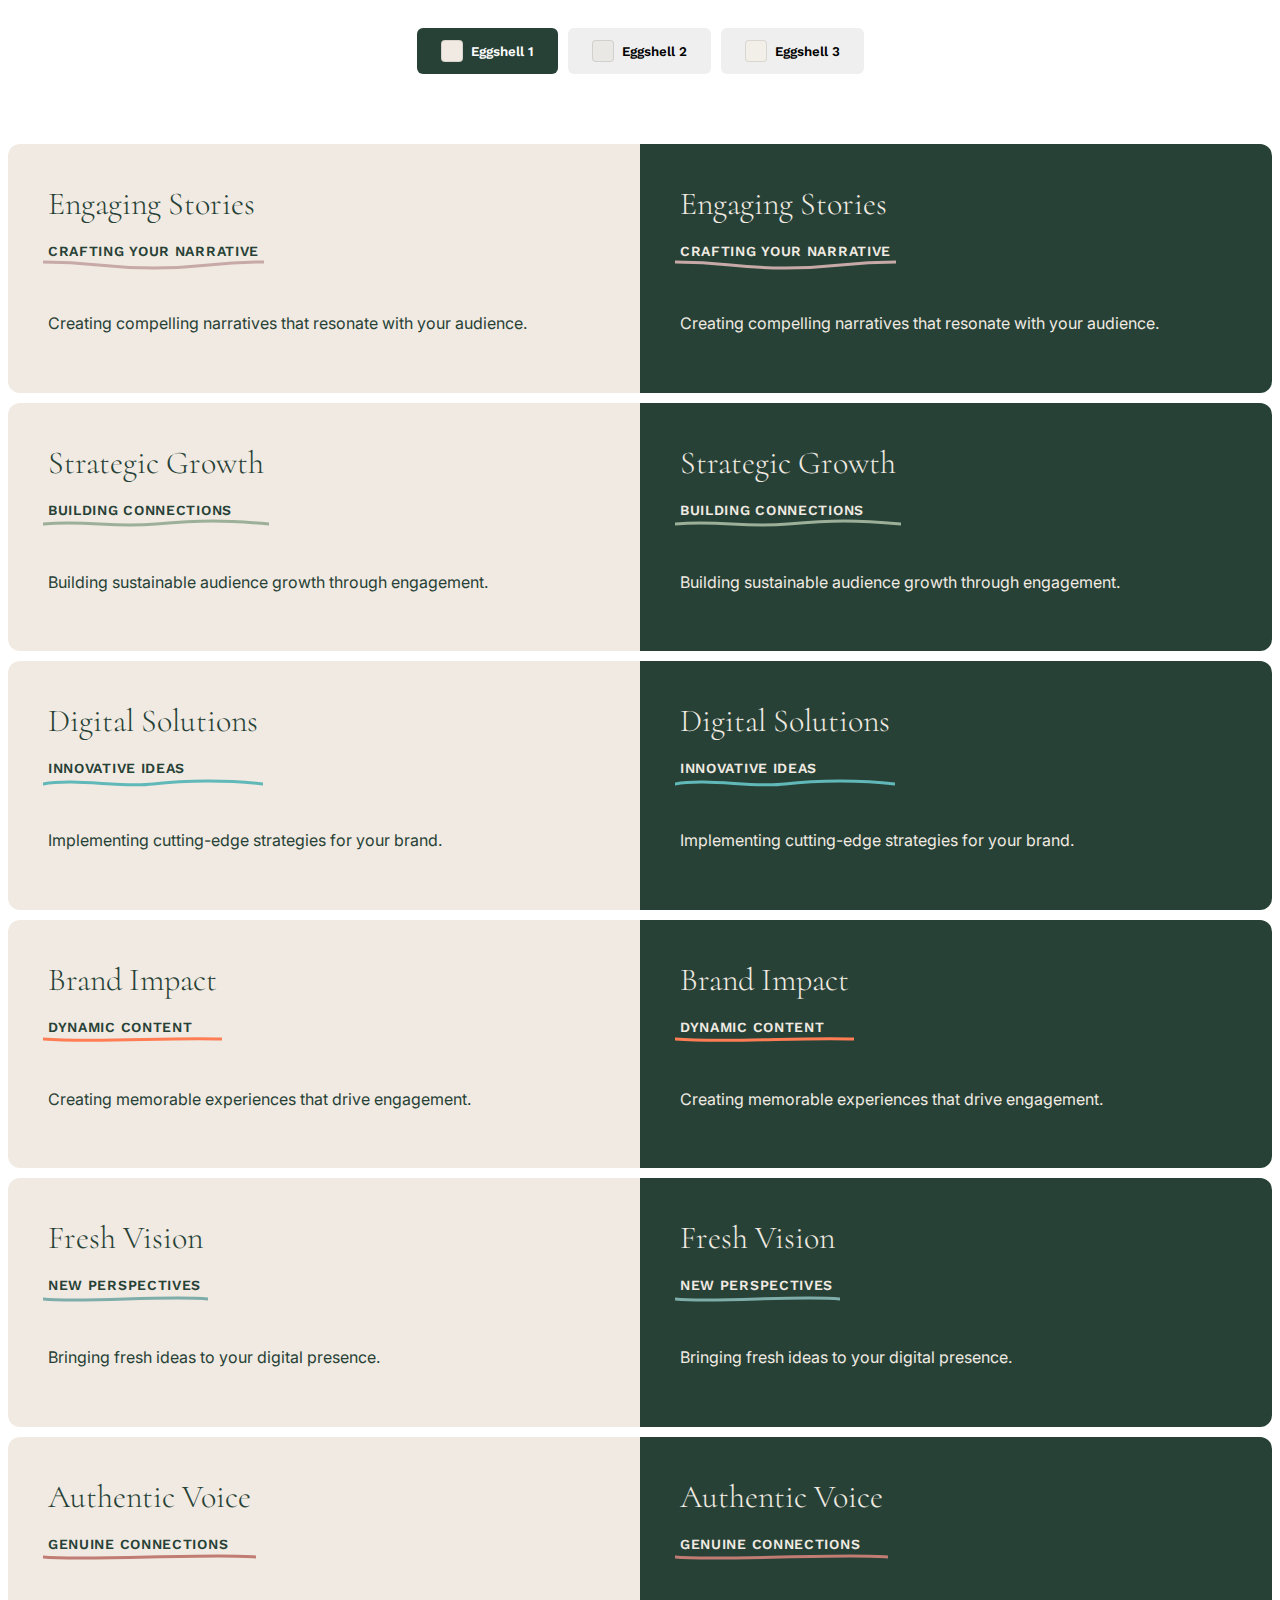
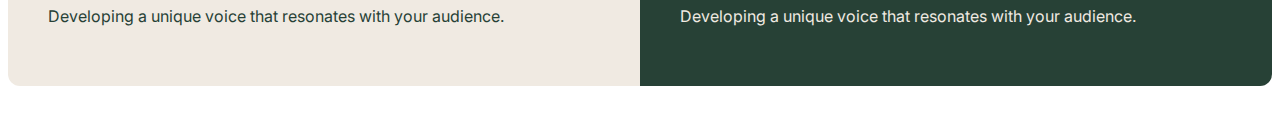
<file: index.html>
<!DOCTYPE html>
<html>
<head>
    <link rel="preconnect" href="https://fonts.googleapis.com">
    <link rel="preconnect" href="https://fonts.gstatic.com" crossorigin>
    <link href="https://fonts.googleapis.com/css2?family=Cormorant:wght@400;500;600;700&family=Work+Sans:wght@400;500;600;700&family=Inter:wght@400;500;600&display=swap" rel="stylesheet">
    <style>
        /* Button Styles */
        .color-switcher {
            display: flex;
            justify-content: center;
            gap: 10px;
            padding: 20px;
            max-width: 1400px;
            margin: 0 auto;
        }

        .color-btn {
            font-family: var(--font-accent);
            padding: 12px 24px;
            border: none;
            border-radius: 6px;
            cursor: pointer;
            font-weight: 600;
            transition: all 0.3s ease;
            display: flex;
            align-items: center;
            gap: 8px;
        }

        .color-btn .color-preview {
            width: 20px;
            height: 20px;
            border-radius: 4px;
            border: 1px solid rgba(0,0,0,0.1);
        }

        .color-btn:hover {
            transform: translateY(-2px);
            box-shadow: 0 2px 8px rgba(0,0,0,0.1);
        }

        .color-btn.active {
            background: var(--forest-green);
            color: white;
        }
        :root {
            --forest-green: #274136;
            --eggshell: #F0EAE2;
            --dusty-rose: #C7A9A7;
            --sage: #9CAF98;
            --teal: #61B8B8;
            --coral: #FF7D54;
            --soft-aqua: #7FADA9;
            --faded-rust: #C17C74;
            
            --font-heading: 'Cormorant', serif;
            --font-accent: 'Work Sans', sans-serif;
            --font-body: 'Inter', sans-serif;
        }

        .columns-container {
            display: grid;
            grid-template-columns: 1fr 1fr;
            max-width: 1400px;
            margin: 40px auto;
        }

        .showcase-container {
            padding: 40px;
            margin-top: 10px;
        }

        .showcase-container.light {
            border-radius: 12px 0 0 12px;
        }

        .showcase-container.dark {
            border-radius: 0 12px 12px 0;
        }

        .light {
            background: var(--eggshell);
            color: var(--forest-green);
        }

        .dark {
            background: var(--forest-green);
            color: var(--eggshell);
        }

        .showcase-container light accent-section {
            margin-bottom: 60px;
        }

        .title-container {
            position: relative;
            display: inline-block;
            margin-bottom: 24px;
        }

        .section-title {
            font-family: var(--font-heading);
            font-size: 32px;
            margin: 0;
            font-weight: 200;
            padding-bottom: 8px;
        }

        .section-subtitle {
            font-family: var(--font-accent);
            font-weight: 600;
            font-size: 14px;
            letter-spacing: 0.05em;
            margin: 12px 0;
        }

        .underline {
            position: absolute;
            bottom: 0;
            left: -5px;
            width: calc(100% + 10px);
            height: 12px;
            z-index: 1;
        }

        .section-content {
            font-family: var(--font-body);
            line-height: 1.6;
            max-width: 600px;
        }
    </style>
</head>
<body>
    <div class="color-switcher">
        <button class="color-btn active" data-color="#F0EAE2">
            <span class="color-preview" style="background: #F0EAE2"></span>
            Eggshell 1
        </button>
        <button class="color-btn" data-color="#EAE8E4">
            <span class="color-preview" style="background: #EAE8E4"></span>
            Eggshell 2
        </button>
        <button class="color-btn" data-color="#F2EFE9">
            <span class="color-preview" style="background: #F2EFE9"></span>
            Eggshell 3
        </button>
    </div>
    <div class="columns-container">
        <!-- Light Version -->
        <div class="">
            <div class="showcase-container light accent-section">
                <div class="title-container">
                    <h2 class="section-title">Engaging Stories</h2>
                    <svg class="underline" viewBox="0 0 200 12" preserveAspectRatio="none">
                        <path d="M0,3 C50,3 50,9 100,9 S150,3 200,3" 
                              stroke="#C7A9A7" 
                              stroke-width="3" 
                              fill="none"
                              style="stroke-linecap: round;" />
                    </svg>
                    <div class="section-subtitle">CRAFTING YOUR NARRATIVE</div>
                </div>
                <p class="section-content">Creating compelling narratives that resonate with your audience.</p>
            </div>

            <div class="showcase-container light accent-section">
                <div class="title-container">
                    <h2 class="section-title">Strategic Growth</h2>
                    <svg class="underline" viewBox="0 0 200 12" preserveAspectRatio="none">
                        <path d="M0,6 C40,2 60,10 100,6 S160,2 200,6" 
                              stroke="#9CAF98" 
                              stroke-width="3" 
                              fill="none"
                              style="stroke-linecap: round;" />
                    </svg>
                    <div class="section-subtitle">BUILDING CONNECTIONS</div>
                </div>
                <p class="section-content">Building sustainable audience growth through engagement.</p>
            </div>

            <div class="showcase-container light accent-section">
                <div class="title-container">
                    <h2 class="section-title">Digital Solutions</h2>
                    <svg class="underline" viewBox="0 0 200 12" preserveAspectRatio="none">
                        <path d="M0,8 C30,2 70,12 100,8 S170,4 200,8" 
                              stroke="#61B8B8" 
                              stroke-width="3" 
                              fill="none"
                              style="stroke-linecap: round;" />
                    </svg>
                    <div class="section-subtitle">INNOVATIVE IDEAS</div>
                </div>
                <p class="section-content">Implementing cutting-edge strategies for your brand.</p>
            </div>

            <div class="showcase-container light accent-section">
                <div class="title-container">
                    <h2 class="section-title">Brand Impact</h2>
                    <svg class="underline" viewBox="0 0 200 12" preserveAspectRatio="none">
                        <path d="M0,4 C60,8 140,2 200,4" 
                              stroke="#FF7D54" 
                              stroke-width="3" 
                              fill="none"
                              style="stroke-linecap: round;" />
                    </svg>
                    <div class="section-subtitle">DYNAMIC CONTENT</div>
                </div>
                <p class="section-content">Creating memorable experiences that drive engagement.</p>
            </div>

            <div class="showcase-container light accent-section">
                <div class="title-container">
                    <h2 class="section-title">Fresh Vision</h2>
                    <svg class="underline" viewBox="0 0 200 12" preserveAspectRatio="none">
                        <path d="M0,6 C50,10 150,2 200,6" 
                              stroke="#7FADA9" 
                              stroke-width="3" 
                              fill="none"
                              style="stroke-linecap: round;" />
                    </svg>
                    <div class="section-subtitle">NEW PERSPECTIVES</div>
                </div>
                <p class="section-content">Bringing fresh ideas to your digital presence.</p>
            </div>

            <div class="showcase-container light accent-section">
                <div class="title-container">
                    <h2 class="section-title">Authentic Voice</h2>
                    <svg class="underline" viewBox="0 0 200 12" preserveAspectRatio="none">
                        <path d="M0,5 C40,9 160,1 200,5" 
                              stroke="#C17C74" 
                              stroke-width="3" 
                              fill="none"
                              style="stroke-linecap: round;" />
                    </svg>
                    <div class="section-subtitle">GENUINE CONNECTIONS</div>
                </div>
                <p class="section-content">Developing a unique voice that resonates with your audience.</p>
            </div>
        </div>

        <!-- Dark Version -->
        <div class="">
            <div class="showcase-container dark accent-section">
                <div class="title-container">
                    <h2 class="section-title">Engaging Stories</h2>
                    <svg class="underline" viewBox="0 0 200 12" preserveAspectRatio="none">
                        <path d="M0,3 C50,3 50,9 100,9 S150,3 200,3" 
                              stroke="#C7A9A7" 
                              stroke-width="3" 
                              fill="none"
                              style="stroke-linecap: round;" />
                    </svg>
                    <div class="section-subtitle">CRAFTING YOUR NARRATIVE</div>
                </div>
                <p class="section-content">Creating compelling narratives that resonate with your audience.</p>
            </div>

            <div class="showcase-container dark accent-section">
                <div class="title-container">
                    <h2 class="section-title">Strategic Growth</h2>
                    <svg class="underline" viewBox="0 0 200 12" preserveAspectRatio="none">
                        <path d="M0,6 C40,2 60,10 100,6 S160,2 200,6" 
                              stroke="#9CAF98" 
                              stroke-width="3" 
                              fill="none"
                              style="stroke-linecap: round;" />
                    </svg>
                    <div class="section-subtitle">BUILDING CONNECTIONS</div>
                </div>
                <p class="section-content">Building sustainable audience growth through engagement.</p>
            </div>

            <div class="showcase-container dark accent-section">
                <div class="title-container">
                    <h2 class="section-title">Digital Solutions</h2>
                    <svg class="underline" viewBox="0 0 200 12" preserveAspectRatio="none">
                        <path d="M0,8 C30,2 70,12 100,8 S170,4 200,8" 
                              stroke="#61B8B8" 
                              stroke-width="3" 
                              fill="none"
                              style="stroke-linecap: round;" />
                    </svg>
                    <div class="section-subtitle">INNOVATIVE IDEAS</div>
                </div>
                <p class="section-content">Implementing cutting-edge strategies for your brand.</p>
            </div>

            <div class="showcase-container dark accent-section">
                <div class="title-container">
                    <h2 class="section-title">Brand Impact</h2>
                    <svg class="underline" viewBox="0 0 200 12" preserveAspectRatio="none">
                        <path d="M0,4 C60,8 140,2 200,4" 
                              stroke="#FF7D54" 
                              stroke-width="3" 
                              fill="none"
                              style="stroke-linecap: round;" />
                    </svg>
                    <div class="section-subtitle">DYNAMIC CONTENT</div>
                </div>
                <p class="section-content">Creating memorable experiences that drive engagement.</p>
            </div>

            <div class="showcase-container dark accent-section">
                <div class="title-container">
                    <h2 class="section-title">Fresh Vision</h2>
                    <svg class="underline" viewBox="0 0 200 12" preserveAspectRatio="none">
                        <path d="M0,6 C50,10 150,2 200,6" 
                              stroke="#7FADA9" 
                              stroke-width="3" 
                              fill="none"
                              style="stroke-linecap: round;" />
                    </svg>
                    <div class="section-subtitle">NEW PERSPECTIVES</div>
                </div>
                <p class="section-content">Bringing fresh ideas to your digital presence.</p>
            </div>

            <div class="showcase-container dark accent-section">
                <div class="title-container">
                    <h2 class="section-title">Authentic Voice</h2>
                    <svg class="underline" viewBox="0 0 200 12" preserveAspectRatio="none">
                        <path d="M0,5 C40,9 160,1 200,5" 
                              stroke="#C17C74" 
                              stroke-width="3" 
                              fill="none"
                              style="stroke-linecap: round;" />
                    </svg>
                    <div class="section-subtitle">GENUINE CONNECTIONS</div>
                </div>
                <p class="section-content">Developing a unique voice that resonates with your audience.</p>
            </div>
        </div>
    </div>
</body>
<script>
    document.addEventListener('DOMContentLoaded', () => {
        const buttons = document.querySelectorAll('.color-btn');
        const root = document.documentElement;

        buttons.forEach(button => {
            button.addEventListener('click', () => {
                // Remove active class from all buttons
                buttons.forEach(btn => btn.classList.remove('active'));
                
                // Add active class to clicked button
                button.classList.add('active');
                
                // Update CSS variable
                const newColor = button.dataset.color;
                root.style.setProperty('--eggshell', newColor);
            });
        });
    });
</script>
</html>
</file>
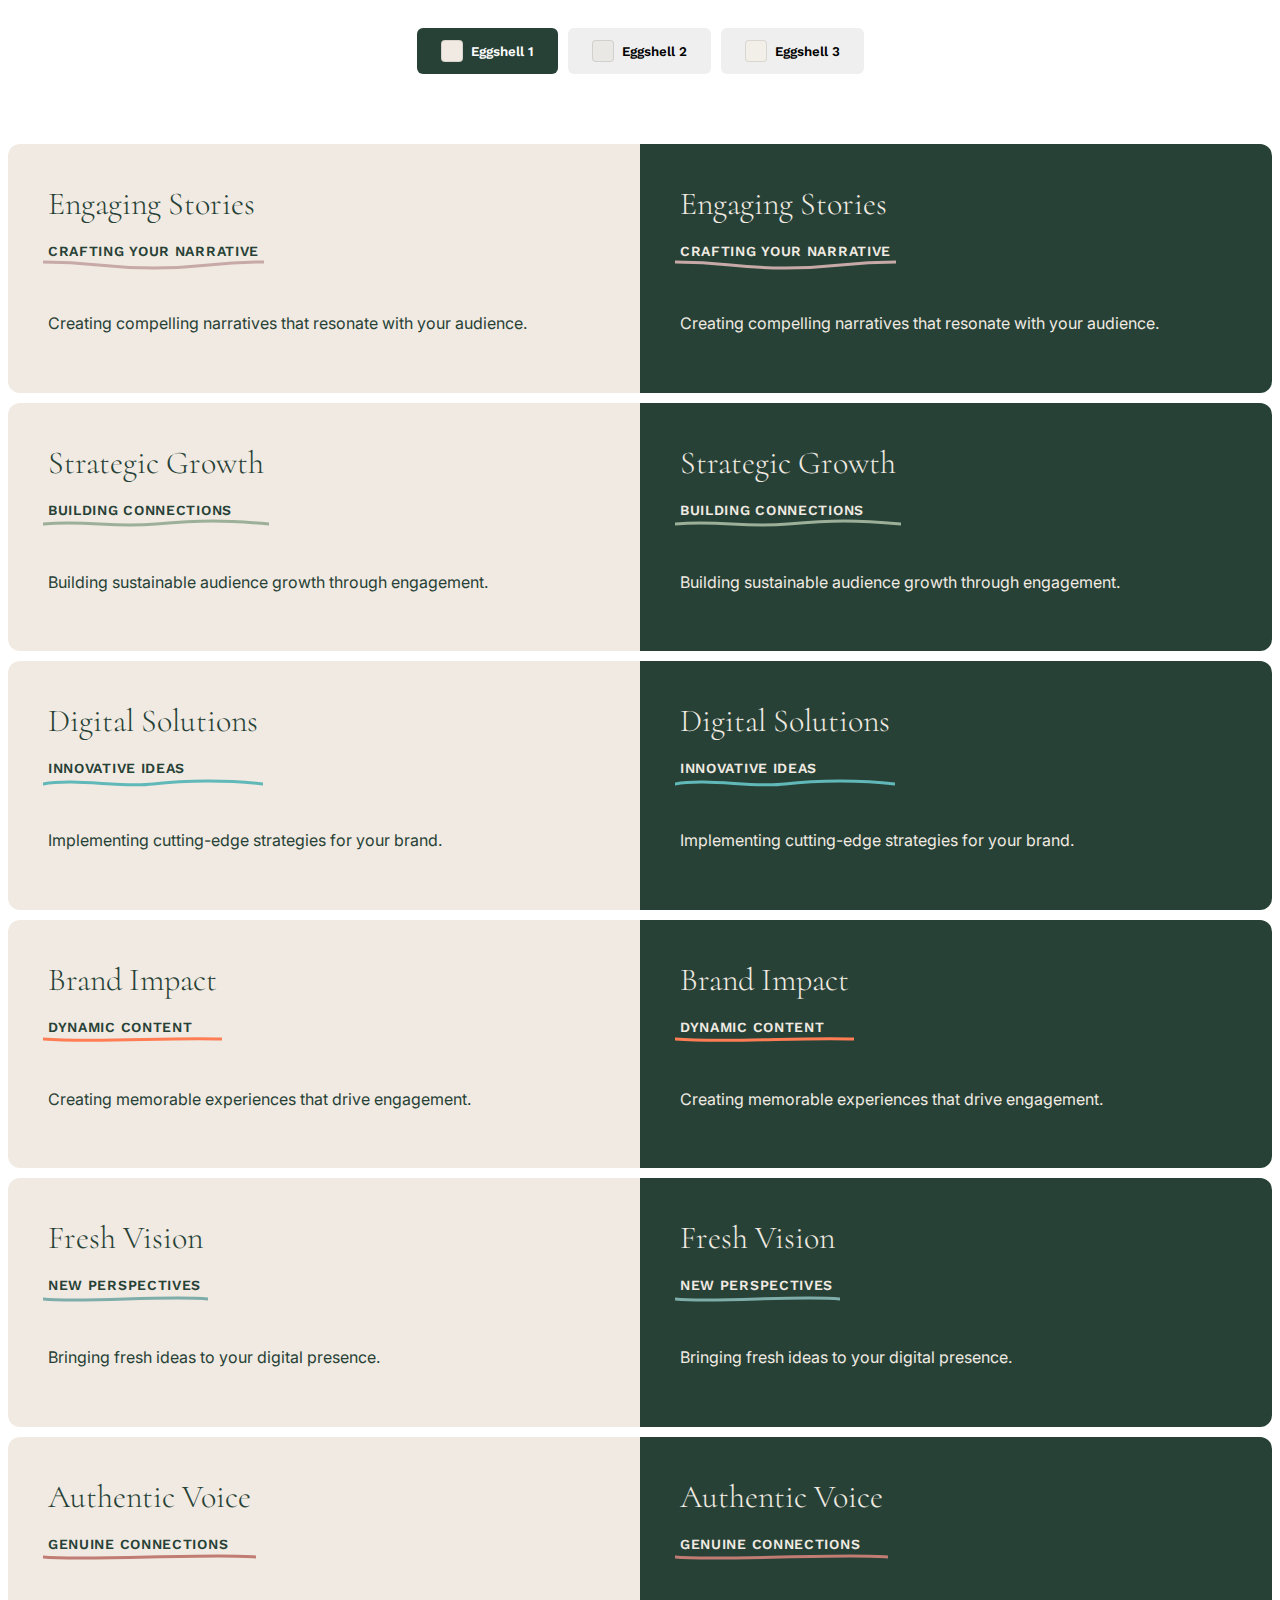
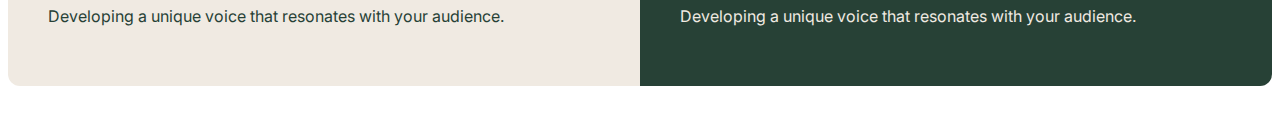
<file: ci-shopwcase.html>
<!DOCTYPE html>
<html>
<head>
    <link rel="preconnect" href="https://fonts.googleapis.com">
    <link rel="preconnect" href="https://fonts.gstatic.com" crossorigin>
    <link href="https://fonts.googleapis.com/css2?family=Cormorant:wght@400;500;600;700&family=Work+Sans:wght@400;500;600;700&family=Inter:wght@400;500;600&display=swap" rel="stylesheet">
    <style>
        /* Button Styles */
        .color-switcher {
            display: flex;
            justify-content: center;
            gap: 10px;
            padding: 20px;
            max-width: 1400px;
            margin: 0 auto;
        }

        .color-btn {
            font-family: var(--font-accent);
            padding: 12px 24px;
            border: none;
            border-radius: 6px;
            cursor: pointer;
            font-weight: 600;
            transition: all 0.3s ease;
            display: flex;
            align-items: center;
            gap: 8px;
        }

        .color-btn .color-preview {
            width: 20px;
            height: 20px;
            border-radius: 4px;
            border: 1px solid rgba(0,0,0,0.1);
        }

        .color-btn:hover {
            transform: translateY(-2px);
            box-shadow: 0 2px 8px rgba(0,0,0,0.1);
        }

        .color-btn.active {
            background: var(--forest-green);
            color: white;
        }
        :root {
            --forest-green: #274136;
            --eggshell: #F0EAE2;
            --dusty-rose: #C7A9A7;
            --sage: #9CAF98;
            --teal: #61B8B8;
            --coral: #FF7D54;
            --soft-aqua: #7FADA9;
            --faded-rust: #C17C74;
            
            --font-heading: 'Cormorant', serif;
            --font-accent: 'Work Sans', sans-serif;
            --font-body: 'Inter', sans-serif;
        }

        .columns-container {
            display: grid;
            grid-template-columns: 1fr 1fr;
            max-width: 1400px;
            margin: 40px auto;
        }

        .showcase-container {
            padding: 40px;
            margin-top: 10px;
        }

        .showcase-container.light {
            border-radius: 12px 0 0 12px;
        }

        .showcase-container.dark {
            border-radius: 0 12px 12px 0;
        }

        .light {
            background: var(--eggshell);
            color: var(--forest-green);
        }

        .dark {
            background: var(--forest-green);
            color: var(--eggshell);
        }

        .showcase-container light accent-section {
            margin-bottom: 60px;
        }

        .title-container {
            position: relative;
            display: inline-block;
            margin-bottom: 24px;
        }

        .section-title {
            font-family: var(--font-heading);
            font-size: 32px;
            margin: 0;
            font-weight: 200;
            padding-bottom: 8px;
        }

        .section-subtitle {
            font-family: var(--font-accent);
            font-weight: 600;
            font-size: 14px;
            letter-spacing: 0.05em;
            margin: 12px 0;
        }

        .underline {
            position: absolute;
            bottom: 0;
            left: -5px;
            width: calc(100% + 10px);
            height: 12px;
            z-index: 1;
        }

        .section-content {
            font-family: var(--font-body);
            line-height: 1.6;
            max-width: 600px;
        }
    </style>
</head>
<body>
    <div class="color-switcher">
        <button class="color-btn active" data-color="#F0EAE2">
            <span class="color-preview" style="background: #F0EAE2"></span>
            Eggshell 1
        </button>
        <button class="color-btn" data-color="#EAE8E4">
            <span class="color-preview" style="background: #EAE8E4"></span>
            Eggshell 2
        </button>
        <button class="color-btn" data-color="#F2EFE9">
            <span class="color-preview" style="background: #F2EFE9"></span>
            Eggshell 3
        </button>
    </div>
    <div class="columns-container">
        <!-- Light Version -->
        <div class="">
            <div class="showcase-container light accent-section">
                <div class="title-container">
                    <h2 class="section-title">Engaging Stories</h2>
                    <svg class="underline" viewBox="0 0 200 12" preserveAspectRatio="none">
                        <path d="M0,3 C50,3 50,9 100,9 S150,3 200,3" 
                              stroke="#C7A9A7" 
                              stroke-width="3" 
                              fill="none"
                              style="stroke-linecap: round;" />
                    </svg>
                    <div class="section-subtitle">CRAFTING YOUR NARRATIVE</div>
                </div>
                <p class="section-content">Creating compelling narratives that resonate with your audience.</p>
            </div>

            <div class="showcase-container light accent-section">
                <div class="title-container">
                    <h2 class="section-title">Strategic Growth</h2>
                    <svg class="underline" viewBox="0 0 200 12" preserveAspectRatio="none">
                        <path d="M0,6 C40,2 60,10 100,6 S160,2 200,6" 
                              stroke="#9CAF98" 
                              stroke-width="3" 
                              fill="none"
                              style="stroke-linecap: round;" />
                    </svg>
                    <div class="section-subtitle">BUILDING CONNECTIONS</div>
                </div>
                <p class="section-content">Building sustainable audience growth through engagement.</p>
            </div>

            <div class="showcase-container light accent-section">
                <div class="title-container">
                    <h2 class="section-title">Digital Solutions</h2>
                    <svg class="underline" viewBox="0 0 200 12" preserveAspectRatio="none">
                        <path d="M0,8 C30,2 70,12 100,8 S170,4 200,8" 
                              stroke="#61B8B8" 
                              stroke-width="3" 
                              fill="none"
                              style="stroke-linecap: round;" />
                    </svg>
                    <div class="section-subtitle">INNOVATIVE IDEAS</div>
                </div>
                <p class="section-content">Implementing cutting-edge strategies for your brand.</p>
            </div>

            <div class="showcase-container light accent-section">
                <div class="title-container">
                    <h2 class="section-title">Brand Impact</h2>
                    <svg class="underline" viewBox="0 0 200 12" preserveAspectRatio="none">
                        <path d="M0,4 C60,8 140,2 200,4" 
                              stroke="#FF7D54" 
                              stroke-width="3" 
                              fill="none"
                              style="stroke-linecap: round;" />
                    </svg>
                    <div class="section-subtitle">DYNAMIC CONTENT</div>
                </div>
                <p class="section-content">Creating memorable experiences that drive engagement.</p>
            </div>

            <div class="showcase-container light accent-section">
                <div class="title-container">
                    <h2 class="section-title">Fresh Vision</h2>
                    <svg class="underline" viewBox="0 0 200 12" preserveAspectRatio="none">
                        <path d="M0,6 C50,10 150,2 200,6" 
                              stroke="#7FADA9" 
                              stroke-width="3" 
                              fill="none"
                              style="stroke-linecap: round;" />
                    </svg>
                    <div class="section-subtitle">NEW PERSPECTIVES</div>
                </div>
                <p class="section-content">Bringing fresh ideas to your digital presence.</p>
            </div>

            <div class="showcase-container light accent-section">
                <div class="title-container">
                    <h2 class="section-title">Authentic Voice</h2>
                    <svg class="underline" viewBox="0 0 200 12" preserveAspectRatio="none">
                        <path d="M0,5 C40,9 160,1 200,5" 
                              stroke="#C17C74" 
                              stroke-width="3" 
                              fill="none"
                              style="stroke-linecap: round;" />
                    </svg>
                    <div class="section-subtitle">GENUINE CONNECTIONS</div>
                </div>
                <p class="section-content">Developing a unique voice that resonates with your audience.</p>
            </div>
        </div>

        <!-- Dark Version -->
        <div class="">
            <div class="showcase-container dark accent-section">
                <div class="title-container">
                    <h2 class="section-title">Engaging Stories</h2>
                    <svg class="underline" viewBox="0 0 200 12" preserveAspectRatio="none">
                        <path d="M0,3 C50,3 50,9 100,9 S150,3 200,3" 
                              stroke="#C7A9A7" 
                              stroke-width="3" 
                              fill="none"
                              style="stroke-linecap: round;" />
                    </svg>
                    <div class="section-subtitle">CRAFTING YOUR NARRATIVE</div>
                </div>
                <p class="section-content">Creating compelling narratives that resonate with your audience.</p>
            </div>

            <div class="showcase-container dark accent-section">
                <div class="title-container">
                    <h2 class="section-title">Strategic Growth</h2>
                    <svg class="underline" viewBox="0 0 200 12" preserveAspectRatio="none">
                        <path d="M0,6 C40,2 60,10 100,6 S160,2 200,6" 
                              stroke="#9CAF98" 
                              stroke-width="3" 
                              fill="none"
                              style="stroke-linecap: round;" />
                    </svg>
                    <div class="section-subtitle">BUILDING CONNECTIONS</div>
                </div>
                <p class="section-content">Building sustainable audience growth through engagement.</p>
            </div>

            <div class="showcase-container dark accent-section">
                <div class="title-container">
                    <h2 class="section-title">Digital Solutions</h2>
                    <svg class="underline" viewBox="0 0 200 12" preserveAspectRatio="none">
                        <path d="M0,8 C30,2 70,12 100,8 S170,4 200,8" 
                              stroke="#61B8B8" 
                              stroke-width="3" 
                              fill="none"
                              style="stroke-linecap: round;" />
                    </svg>
                    <div class="section-subtitle">INNOVATIVE IDEAS</div>
                </div>
                <p class="section-content">Implementing cutting-edge strategies for your brand.</p>
            </div>

            <div class="showcase-container dark accent-section">
                <div class="title-container">
                    <h2 class="section-title">Brand Impact</h2>
                    <svg class="underline" viewBox="0 0 200 12" preserveAspectRatio="none">
                        <path d="M0,4 C60,8 140,2 200,4" 
                              stroke="#FF7D54" 
                              stroke-width="3" 
                              fill="none"
                              style="stroke-linecap: round;" />
                    </svg>
                    <div class="section-subtitle">DYNAMIC CONTENT</div>
                </div>
                <p class="section-content">Creating memorable experiences that drive engagement.</p>
            </div>

            <div class="showcase-container dark accent-section">
                <div class="title-container">
                    <h2 class="section-title">Fresh Vision</h2>
                    <svg class="underline" viewBox="0 0 200 12" preserveAspectRatio="none">
                        <path d="M0,6 C50,10 150,2 200,6" 
                              stroke="#7FADA9" 
                              stroke-width="3" 
                              fill="none"
                              style="stroke-linecap: round;" />
                    </svg>
                    <div class="section-subtitle">NEW PERSPECTIVES</div>
                </div>
                <p class="section-content">Bringing fresh ideas to your digital presence.</p>
            </div>

            <div class="showcase-container dark accent-section">
                <div class="title-container">
                    <h2 class="section-title">Authentic Voice</h2>
                    <svg class="underline" viewBox="0 0 200 12" preserveAspectRatio="none">
                        <path d="M0,5 C40,9 160,1 200,5" 
                              stroke="#C17C74" 
                              stroke-width="3" 
                              fill="none"
                              style="stroke-linecap: round;" />
                    </svg>
                    <div class="section-subtitle">GENUINE CONNECTIONS</div>
                </div>
                <p class="section-content">Developing a unique voice that resonates with your audience.</p>
            </div>
        </div>
    </div>
</body>
<script>
    document.addEventListener('DOMContentLoaded', () => {
        const buttons = document.querySelectorAll('.color-btn');
        const root = document.documentElement;

        buttons.forEach(button => {
            button.addEventListener('click', () => {
                // Remove active class from all buttons
                buttons.forEach(btn => btn.classList.remove('active'));
                
                // Add active class to clicked button
                button.classList.add('active');
                
                // Update CSS variable
                const newColor = button.dataset.color;
                root.style.setProperty('--eggshell', newColor);
            });
        });
    });
</script>
</html>
</file>
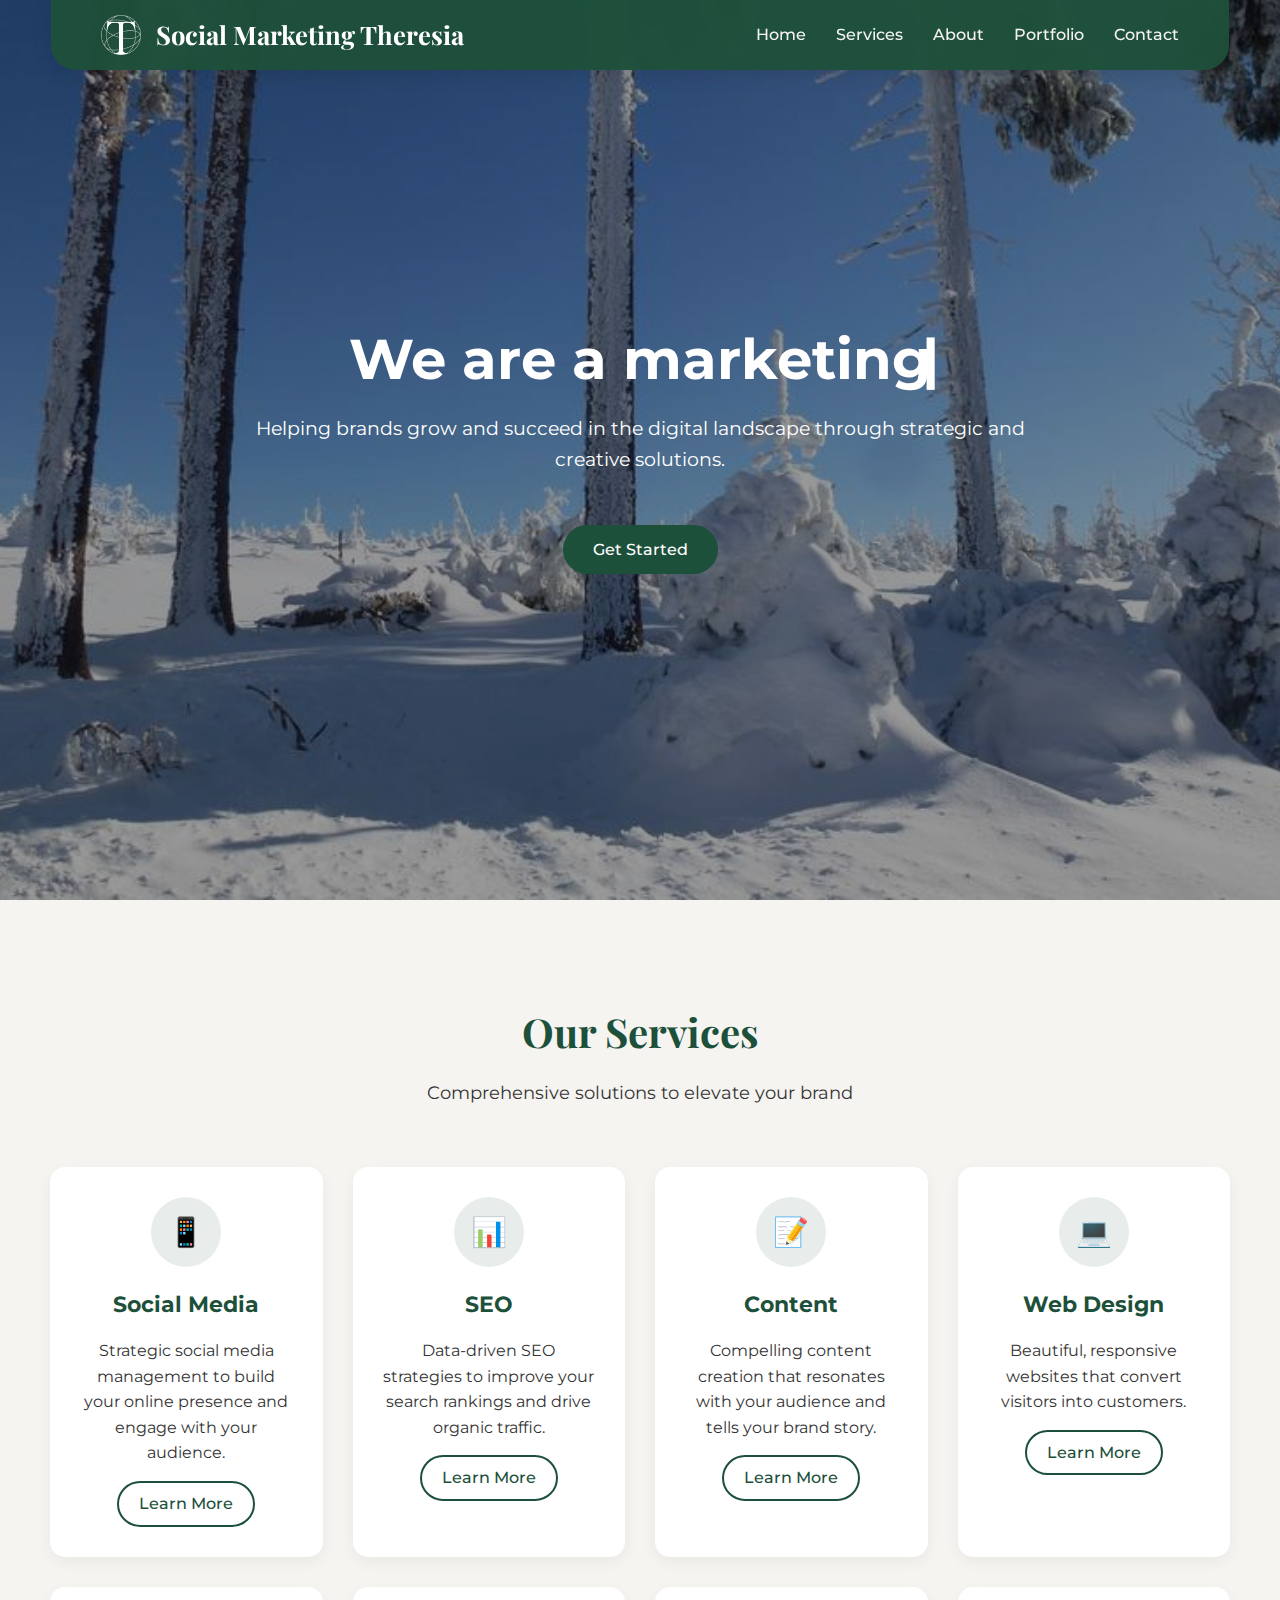
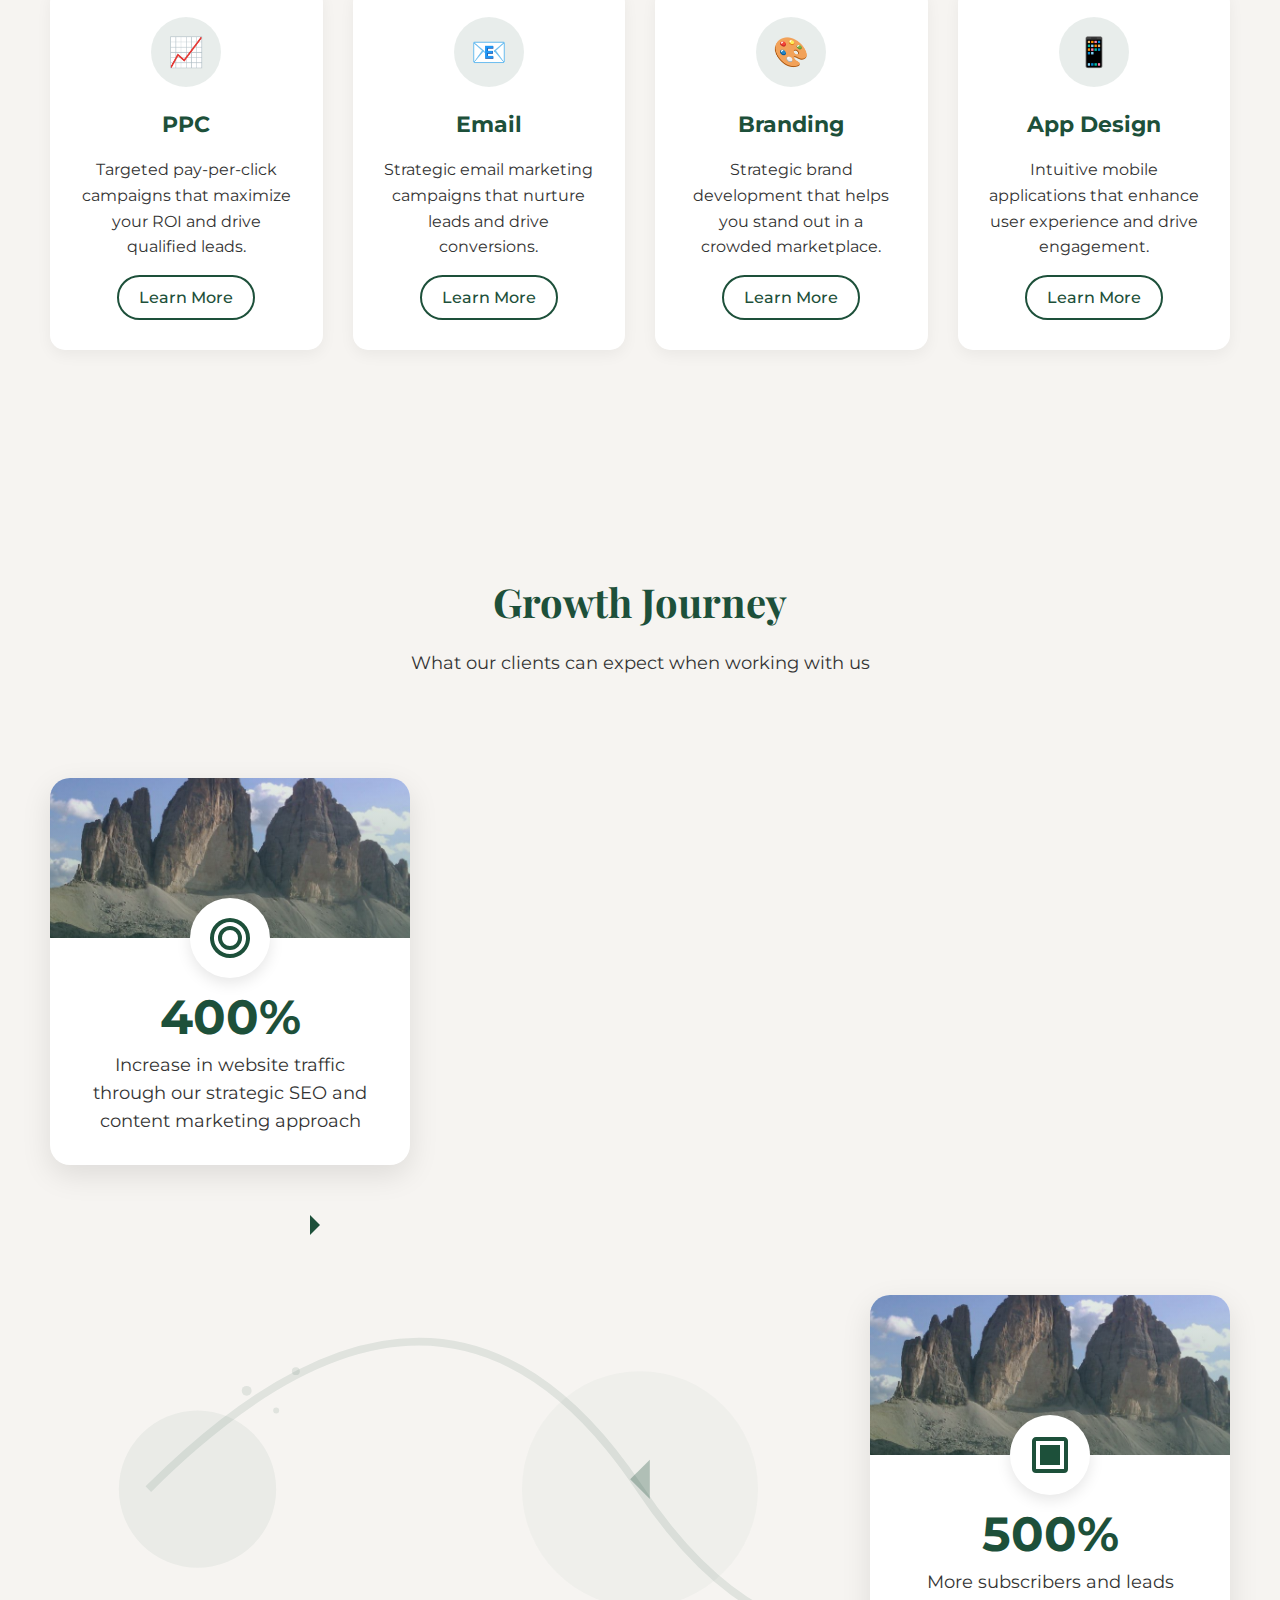
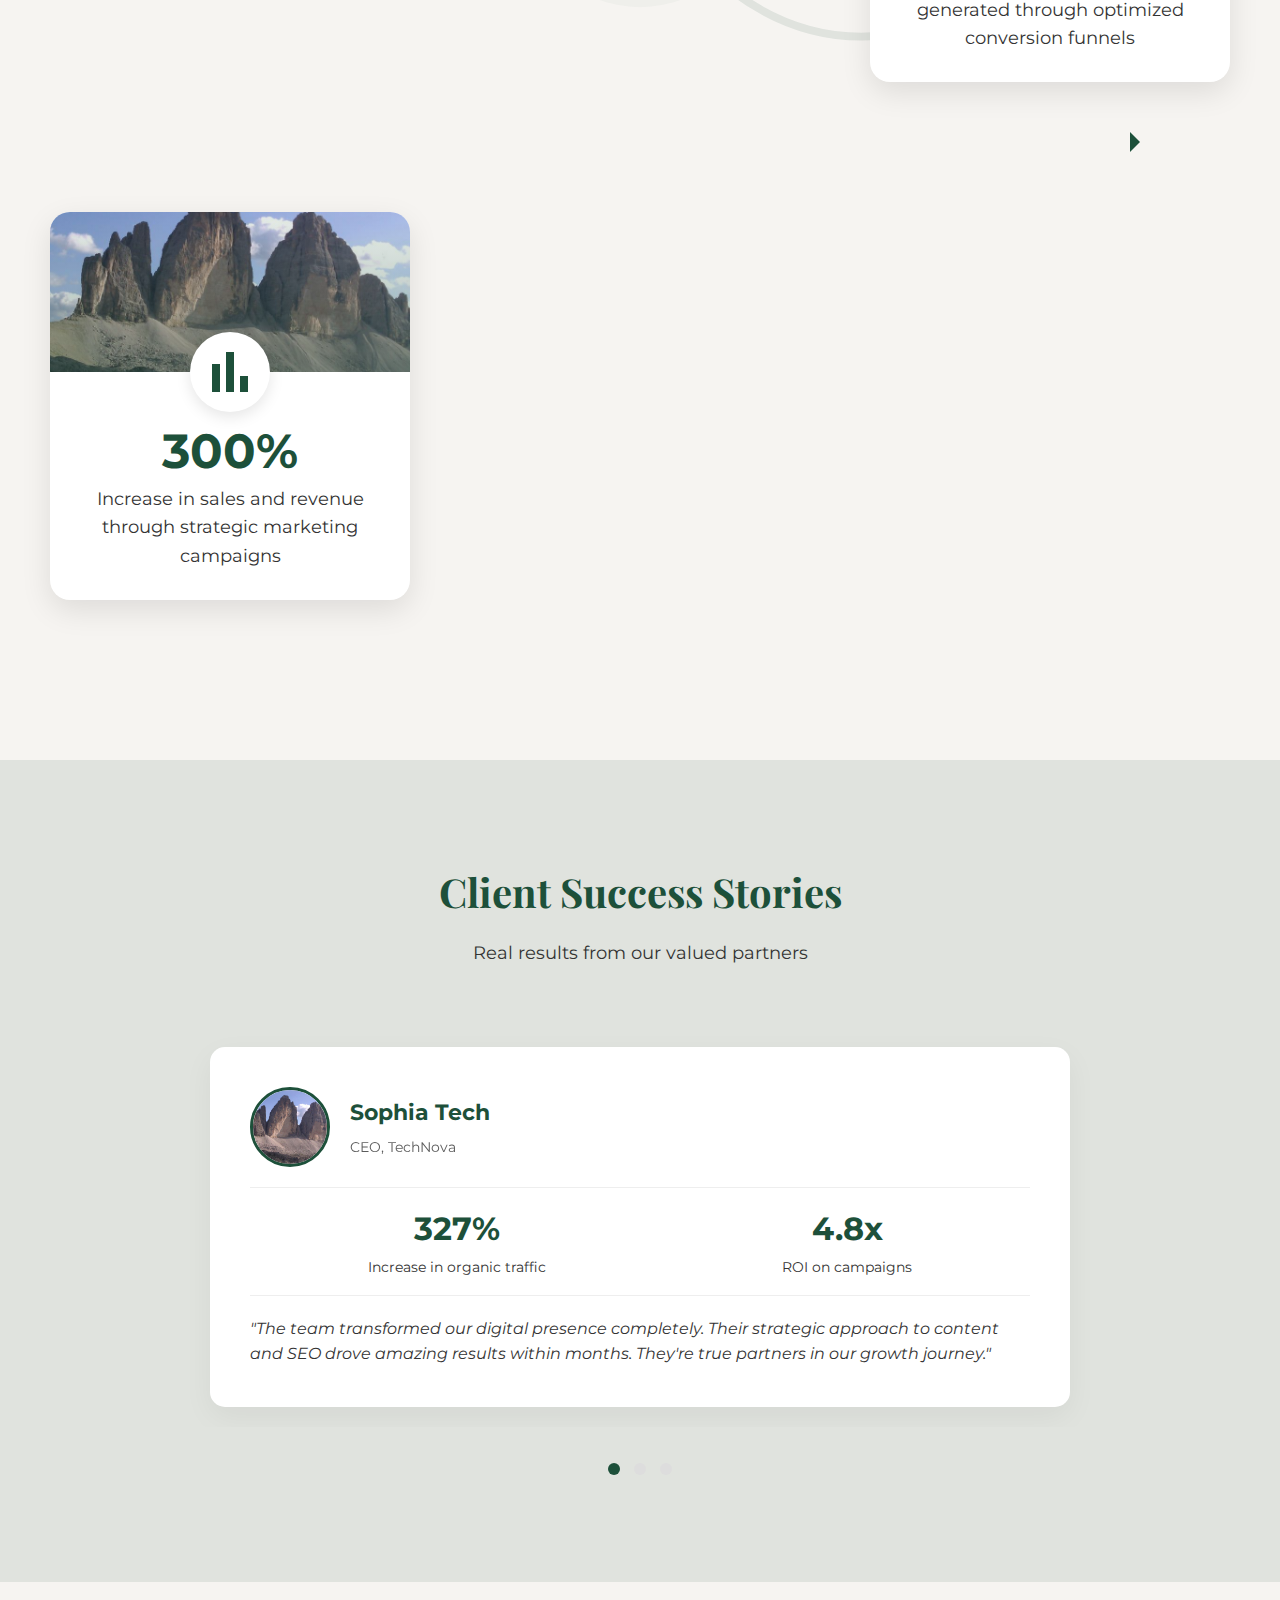
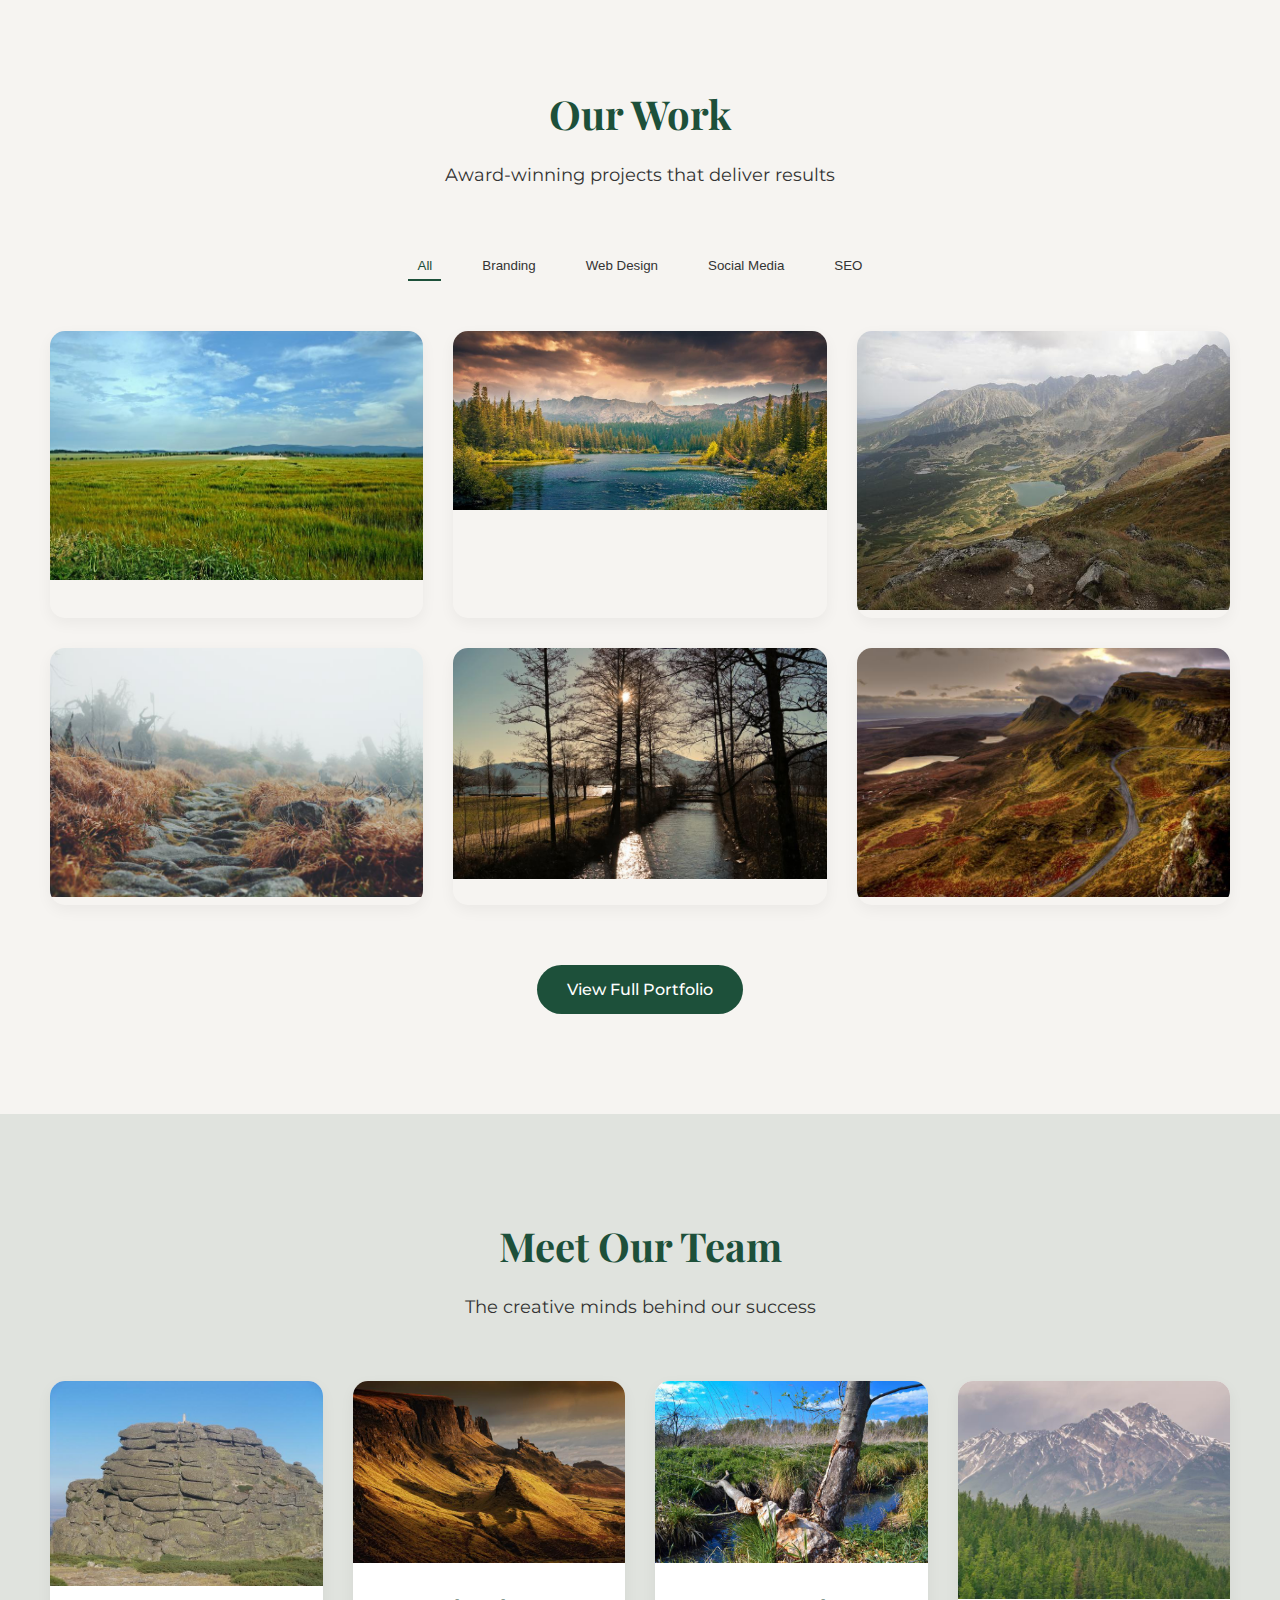
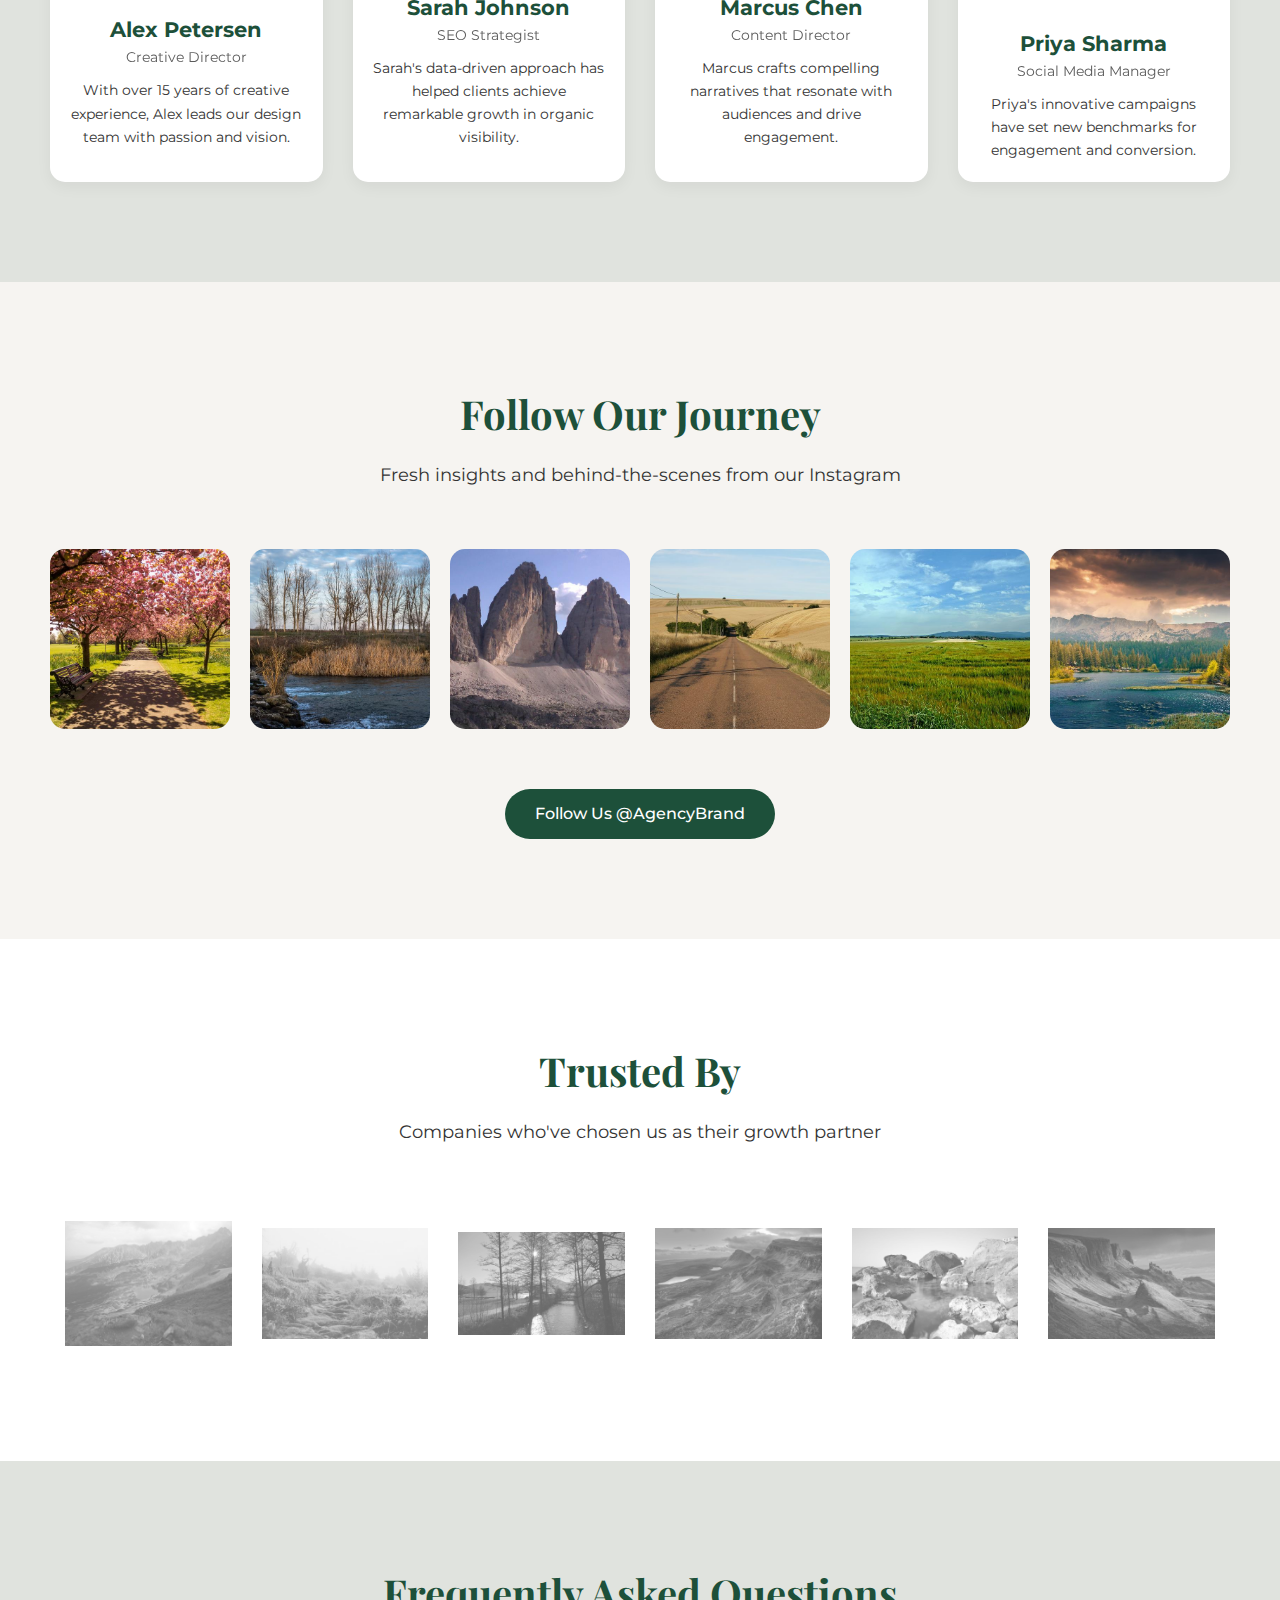
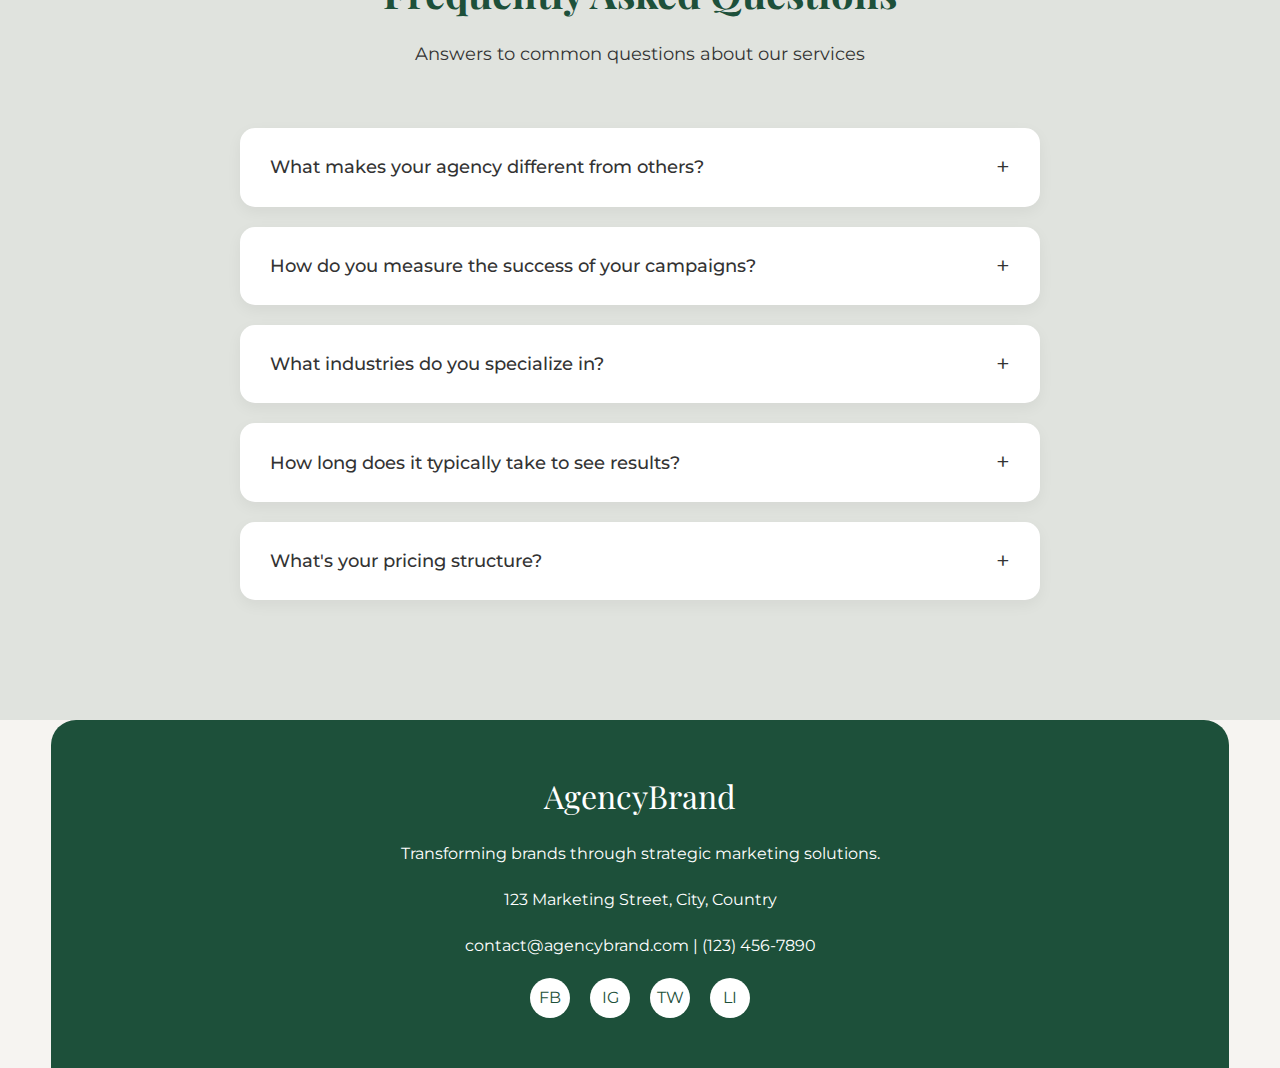
<file: first.html>
<!DOCTYPE html>
<html lang="en">
  <head>
    <meta charset="UTF-8" />
    <meta name="viewport" content="width=device-width, initial-scale=1.0" />
    <title>Marketing Agency</title>
    <link
      href="https://fonts.googleapis.com/css2?family=Dancing+Script:wght@400;700&family=Montserrat:wght@300;400;500;700&display=swap"
      rel="stylesheet"
    />
    <link
      href="https://fonts.googleapis.com/css2?family=Montserrat:wght@400;700&family=Playfair+Display:wght@700&display=swap"
      rel="stylesheet"
    />

    <style>
      :root {
        --bg-color: #f6f4f1;
        --accent-color: #1d503a;
        --text-color: #333333;
        --light-accent: rgba(29, 80, 58, 0.1);
      }

      * {
        margin: 0;
        padding: 0;
        box-sizing: border-box;
      }

      body {
        font-family: "Montserrat", sans-serif;
        background-color: var(--bg-color);
        color: var(--text-color);
        line-height: 1.6;
      }

      /* Header */
      header {
        background-color: rgba(
          29,
          80,
          58,
          0.95
        ); /* Semi-transparent green using the accent color */
        backdrop-filter: blur(
          5px
        ); /* Adds a subtle blur effect behind the header */
        border-radius: 0 0 25px 25px;
        padding: 15px 50px;
        position: fixed;
        width: 92%;
        left: 4%;
        top: 0;
        z-index: 1000;
        box-shadow: 0 4px 20px rgba(0, 0, 0, 0.1);
        display: flex;
        justify-content: space-between;
        align-items: center;
        transition: background-color 0.3s ease;
      }
      /* On scroll, we can make the header more opaque for better readability */
      header.scrolled {
        background-color: rgba(
          29,
          80,
          58,
          0.75
        ); /* Semi-transparent green using the accent color */
      }
      /* Logo container */
      .logo {
        display: flex;
        align-items: center;
      }

      .logo img {
        height: 40px; /* Adjust based on your logo's dimensions */
        width: auto;
        filter: brightness(0) invert(1); /* Makes the logo white - remove if not needed */
        margin-right: 15px; /* Adds space between logo and text */
      }

      .logo-text {
    font-family: 'Playfair Display', serif;
    font-size: 1.6rem;
    font-weight: 700;
    color: white; /* White text for contrast against green background */
    line-height: 1;
}

      nav ul {
        display: flex;
        list-style: none;
      }

      nav ul li {
        margin-left: 30px;
      }

      nav ul li a {
        text-decoration: none;
        color: var(--bg-color);
        font-weight: 500;
        transition: color 0.3s;
      }

      nav ul li a:hover {
        color: white;
      }

      /* Hero Section */
      .hero {
        height: 100vh;
        display: flex;
        flex-direction: column;
        justify-content: center;
        align-items: center;
        text-align: center;
        position: relative;
        padding: 0 20px;
        color: white;
      }

      .hero-bg {
        position: absolute;
        top: 0;
        left: 0;
        width: 100%;
        height: 100%;
        background-image: url("img/img12.jpg");
        background-size: cover;
        background-position: center;
        filter: brightness(60%);
        z-index: -1;
      }

      .hero-content {
        max-width: 800px;
      }

      .hero h1 {
        font-size: 3.5rem;
        margin-bottom: 20px;
        line-height: 1.2;
      }

      .hero p {
        font-size: 1.2rem;
        margin-bottom: 30px;
      }

      .typewriter {
        min-height: 60px;
        position: relative;
      }

      .typewriter::after {
        content: "|";
        position: absolute;
        right: -8px;
        animation: blink 0.7s infinite;
      }

      @keyframes blink {
        0%,
        100% {
          opacity: 1;
        }
        50% {
          opacity: 0;
        }
      }

      .btn {
        display: inline-block;
        background-color: var(--accent-color);
        color: white;
        padding: 12px 30px;
        border-radius: 30px;
        text-decoration: none;
        font-weight: 500;
        transition: transform 0.3s, box-shadow 0.3s;
        margin-top: 20px;
      }

      .btn:hover {
        transform: translateY(-3px);
        box-shadow: 0 5px 15px rgba(29, 80, 58, 0.3);
      }

      /* Services Section */
      .services {
        padding: 100px 50px;
      }

      .section-title {
        font-size: 2.5rem;
        margin-bottom: 15px;
        text-align: center;
        position: relative;
        color: var(--accent-color);
        font-family: "Playfair Display", serif;
      }

      .section-subtitle {
        text-align: center;
        margin-bottom: 60px;
        font-size: 1.1rem;
      }

      .services-grid {
        display: grid;
        grid-template-columns: repeat(4, 1fr);
        grid-template-rows: repeat(2, auto);
        gap: 30px;
      }

      .service-card {
        background-color: white;
        border-radius: 15px;
        padding: 30px;
        text-align: center;
        box-shadow: 0 5px 15px rgba(0, 0, 0, 0.05);
        transition: transform 0.3s, box-shadow 0.3s;
      }

      .service-card:hover {
        transform: translateY(-10px);
        box-shadow: 0 15px 30px rgba(0, 0, 0, 0.1);
      }

      .service-icon {
        width: 70px;
        height: 70px;
        margin: 0 auto 20px;
        background-color: var(--light-accent);
        border-radius: 50%;
        display: flex;
        align-items: center;
        justify-content: center;
        color: var(--accent-color);
        font-size: 1.8rem;
      }

      .service-title {
        font-size: 1.4rem;
        margin-bottom: 15px;
        color: var(--accent-color);
      }

      .service-btn {
        display: inline-block;
        background-color: transparent;
        color: var(--accent-color);
        border: 2px solid var(--accent-color);
        padding: 8px 20px;
        border-radius: 30px;
        text-decoration: none;
        font-weight: 500;
        margin-top: 15px;
        transition: background-color 0.3s, color 0.3s;
      }

      .service-btn:hover {
        background-color: var(--accent-color);
        color: white;
      }

      /* Growth Section */
      .growth {
        padding: 100px 50px;
        position: relative;
        overflow: hidden;
      }

      .growth-path {
        position: relative;
        max-width: 1200px;
        margin: 0 auto;
        min-height: 800px;
      }

      .circle {
        position: absolute;
        width: 280px;
        height: 280px;
        border-radius: 50%;
        background-color: white;
        display: flex;
        flex-direction: column;
        justify-content: center;
        align-items: center;
        padding: 30px;
        text-align: center;
        box-shadow: 0 10px 30px rgba(0, 0, 0, 0.1);
        z-index: 1;
      }

      .circle-1 {
        top: 0;
        right: 0;
      }

      .circle-2 {
        top: 250px;
        left: 0;
      }

      .circle-3 {
        bottom: 0;
        right: 0;
      }

      .metric {
        font-size: 3rem;
        font-weight: 700;
        color: var(--accent-color);
        margin-bottom: 10px;
        line-height: 1;
      }

      .metric-text {
        font-size: 1.1rem;
      }

      .arrow {
        position: absolute;
        width: 200px;
        height: 4px;
        background-color: var(--accent-color);
        z-index: 0;
      }

      .arrow::before {
        content: "";
        position: absolute;
        width: 20px;
        height: 20px;
        border-top: 4px solid var(--accent-color);
        border-right: 4px solid var(--accent-color);
        transform: rotate(45deg);
        right: -2px;
        top: -8px;
      }

      .arrow-1 {
        top: 221px;
        right: 150px;
        transform: rotate(140deg);
        width: 350px;
      }

      .arrow-2 {
        top: 500px;
        left: 150px;
        transform: rotate(35deg);
        width: 350px;
      }

      .growth-bg {
        position: absolute;
        width: 600px;
        height: 600px;
        background-color: var(--light-accent);
        border-radius: 50%;
        z-index: -1;
        opacity: 0.5;
      }

      .growth-bg-1 {
        top: -200px;
        right: -200px;
      }

      .growth-bg-2 {
        bottom: -200px;
        left: -200px;
      }

      /* Testimonials Section */
      .testimonials {
        padding: 100px 50px;
        background-color: var(--light-accent);
      }

      .testimonial-slider {
        position: relative;
        max-width: 900px;
        margin: 0 auto;
        overflow: hidden;
      }

      .testimonial-slide {
        padding: 20px;
      }

      .testimonial-content {
        background-color: white;
        border-radius: 15px;
        padding: 40px;
        box-shadow: 0 10px 30px rgba(0, 0, 0, 0.05);
      }

      .testimonial-header {
        display: flex;
        align-items: center;
        margin-bottom: 20px;
      }

      .client-image {
        width: 80px;
        height: 80px;
        border-radius: 50%;
        overflow: hidden;
        margin-right: 20px;
        border: 3px solid var(--accent-color);
      }

      .client-image img {
        width: 100%;
        height: 100%;
        object-fit: cover;
      }

      .client-name {
        font-size: 1.4rem;
        margin-bottom: 5px;
        color: var(--accent-color);
      }

      .client-position {
        font-size: 0.9rem;
        opacity: 0.8;
      }

      .case-results {
        display: flex;
        justify-content: space-around;
        margin-bottom: 20px;
        padding: 15px 0;
        border-top: 1px solid #eee;
        border-bottom: 1px solid #eee;
      }

      .result-item {
        text-align: center;
      }

      .result-number {
        display: block;
        font-size: 2rem;
        font-weight: 700;
        color: var(--accent-color);
      }

      .result-label {
        font-size: 0.9rem;
      }

      .testimonial-text {
        font-style: italic;
        line-height: 1.6;
      }

      .testimonial-nav {
        text-align: center;
        margin-top: 30px;
      }

      .nav-dot {
        display: inline-block;
        width: 12px;
        height: 12px;
        background-color: #ddd;
        border-radius: 50%;
        margin: 0 5px;
        cursor: pointer;
        border: none;
        transition: background-color 0.3s;
      }

      .nav-dot.active {
        background-color: var(--accent-color);
      }

      /* Portfolio Section */
      .portfolio {
        padding: 100px 50px;
      }

      .portfolio-filter {
        display: flex;
        justify-content: center;
        flex-wrap: wrap;
        margin-bottom: 40px;
      }

      .filter-btn {
        background-color: transparent;
        border: none;
        padding: 8px 20px;
        margin: 0 5px 10px;
        cursor: pointer;
        font-weight: 500;
        transition: color 0.3s;
        color: var(--text-color);
      }

      .filter-btn.active {
        color: var(--accent-color);
        position: relative;
      }

      .filter-btn.active::after {
        content: "";
        position: absolute;
        bottom: 0;
        left: 20%;
        width: 60%;
        height: 2px;
        background-color: var(--accent-color);
      }

      .portfolio-grid {
        display: grid;
        grid-template-columns: repeat(3, 1fr);
        gap: 30px;
        margin-bottom: 40px;
      }

      .portfolio-item {
        position: relative;
        border-radius: 15px;
        overflow: hidden;
        box-shadow: 0 5px 15px rgba(0, 0, 0, 0.05);
      }

      .portfolio-image {
        position: relative;
        overflow: hidden;
      }

      .portfolio-image img {
        width: 100%;
        height: auto;
        transition: transform 0.5s;
      }

      .portfolio-overlay {
        position: absolute;
        top: 0;
        left: 0;
        width: 100%;
        height: 100%;
        background-color: rgba(29, 80, 58, 0.9);
        display: flex;
        align-items: center;
        justify-content: center;
        opacity: 0;
        transition: opacity 0.3s;
      }

      .portfolio-item:hover .portfolio-overlay {
        opacity: 1;
      }

      .portfolio-item:hover .portfolio-image img {
        transform: scale(1.1);
      }

      .portfolio-info {
        text-align: center;
        color: white;
        padding: 20px;
      }

      .portfolio-info h3 {
        font-size: 1.3rem;
        margin-bottom: 10px;
      }

      .portfolio-info p {
        margin-bottom: 15px;
        font-size: 0.9rem;
        opacity: 0.9;
      }

      .portfolio-link {
        display: inline-block;
        background-color: white;
        color: var(--accent-color);
        padding: 8px 20px;
        border-radius: 30px;
        text-decoration: none;
        font-weight: 500;
        transition: transform 0.3s;
      }

      .portfolio-link:hover {
        transform: translateY(-3px);
      }

      .view-more-container {
        text-align: center;
      }

      /* Team Section */
      .team {
        padding: 100px 50px;
        background-color: var(--light-accent);
      }

      .team-grid {
        display: grid;
        grid-template-columns: repeat(4, 1fr);
        gap: 30px;
      }

      .team-member {
        background-color: white;
        border-radius: 15px;
        overflow: hidden;
        box-shadow: 0 5px 15px rgba(0, 0, 0, 0.05);
        text-align: center;
        transition: transform 0.3s;
      }

      .team-member:hover {
        transform: translateY(-10px);
      }

      .member-image {
        position: relative;
        overflow: hidden;
      }

      .member-image img {
        width: 100%;
        height: auto;
      }

      .member-overlay {
        position: absolute;
        top: 0;
        left: 0;
        width: 100%;
        height: 100%;
        background-color: rgba(29, 80, 58, 0.9);
        display: flex;
        align-items: center;
        justify-content: center;
        opacity: 0;
        transition: opacity 0.3s;
      }

      .team-member:hover .member-overlay {
        opacity: 1;
      }

      .member-social {
        display: flex;
      }

      .member-social-link {
        width: 40px;
        height: 40px;
        border-radius: 50%;
        background-color: white;
        color: var(--accent-color);
        display: flex;
        align-items: center;
        justify-content: center;
        margin: 0 5px;
        text-decoration: none;
        transition: transform 0.3s;
      }

      .member-social-link:hover {
        transform: translateY(-3px);
      }

      .member-name {
        margin-top: 20px;
        font-size: 1.3rem;
        color: var(--accent-color);
      }

      .member-position {
        font-size: 0.9rem;
        opacity: 0.8;
        margin-bottom: 10px;
      }

      .member-bio {
        padding: 0 20px 20px;
        font-size: 0.9rem;
      }

      /* Instagram Feed */
      .instagram {
        padding: 100px 50px;
      }

      .instagram-grid {
        display: grid;
        grid-template-columns: repeat(6, 1fr);
        gap: 20px;
        margin-bottom: 40px;
      }

      .instagram-item {
        position: relative;
        border-radius: 15px;
        overflow: hidden;
        aspect-ratio: 1/1;
      }

      .instagram-item img {
        width: 100%;
        height: 100%;
        object-fit: cover;
        transition: transform 0.5s;
      }

      .instagram-overlay {
        position: absolute;
        top: 0;
        left: 0;
        width: 100%;
        height: 100%;
        background-color: rgba(0, 0, 0, 0.4);
        display: flex;
        align-items: center;
        justify-content: center;
        opacity: 0;
        transition: opacity 0.3s;
      }

      .instagram-item:hover .instagram-overlay {
        opacity: 1;
      }

      .instagram-item:hover img {
        transform: scale(1.1);
      }

      .instagram-engagement {
        color: white;
        font-size: 0.9rem;
        display: flex;
        gap: 15px;
      }

      .instagram-cta {
        text-align: center;
      }

      /* Client Logos */
      .clients {
        padding: 100px 50px;
        background-color: white;
      }

      .client-logo-carousel {
        display: flex;
        justify-content: space-between;
        align-items: center;
        flex-wrap: wrap;
        margin: 0 auto;
        max-width: 1200px;
      }

      .client-logo {
        flex: 0 0 calc(16.666% - 30px);
        margin: 15px;
        opacity: 0.6;
        transition: opacity 0.3s, transform 0.3s;
        display: flex;
        justify-content: center;
      }

      .client-logo:hover {
        opacity: 1;
        transform: scale(1.05);
      }

      .client-logo img {
        max-width: 100%;
        height: auto;
        filter: grayscale(100%);
        transition: filter 0.3s;
      }

      .client-logo:hover img {
        filter: grayscale(0%);
      }

      /* FAQ Section */
      .faq {
        padding: 100px 50px;
        background-color: var(--light-accent);
      }

      .faq-container {
        max-width: 800px;
        margin: 0 auto;
      }

      .faq-item {
        background-color: white;
        border-radius: 15px;
        margin-bottom: 20px;
        overflow: hidden;
        box-shadow: 0 5px 15px rgba(0, 0, 0, 0.05);
      }

      .faq-question {
        padding: 20px 30px;
        cursor: pointer;
        display: flex;
        justify-content: space-between;
        align-items: center;
      }

      .faq-question h3 {
        font-size: 1.1rem;
        font-weight: 500;
        margin: 0;
      }

      .faq-icon {
        font-size: 1.5rem;
        transition: transform 0.3s;
      }

      .faq-item.active .faq-icon {
        transform: rotate(45deg);
      }

      .faq-answer {
        padding: 0 30px;
        max-height: 0;
        overflow: hidden;
        transition: max-height 0.3s, padding 0.3s;
      }

      .faq-item.active .faq-answer {
        padding: 0 30px 20px;
        max-height: 1000px;
      }

      /* Footer */
      footer {
        background-color: var(--accent-color);
        color: white;
        padding: 50px;
        text-align: center;
        border-radius: 25px 25px 0 0;
        margin: 0 4%;
      }

      .footer-content {
        max-width: 800px;
        margin: 0 auto;
      }

      .footer-logo {
        font-family: "Playfair Display", serif;
        font-size: 2rem;
        margin-bottom: 20px;
      }

      footer p {
        margin-bottom: 20px;
      }

      .social-links {
        display: flex;
        justify-content: center;
        margin-top: 20px;
      }

      .social-link {
        width: 40px;
        height: 40px;
        border-radius: 50%;
        background-color: white;
        color: var(--accent-color);
        display: flex;
        align-items: center;
        justify-content: center;
        margin: 0 10px;
        text-decoration: none;
        transition: transform 0.3s;
      }

      .social-link:hover {
        transform: translateY(-5px);
      }



      /* Redesigned Growth Section Styling */
.growth {
    padding: 120px 50px;
    position: relative;
    overflow: hidden;
}

.growth-svg-bg {
    position: absolute;
    top: 0;
    left: 0;
    width: 100%;
    height: 100%;
    z-index: -1;
}

.flow-path {
    animation: flow 8s infinite ease-in-out;
}

@keyframes flow {
    0%, 100% { stroke-dashoffset: 0; }
    50% { stroke-dashoffset: 100; }
}

.growth-path {
    position: relative;
    max-width: 1200px;
    margin: 0 auto;
    display: flex;
    flex-direction: column;
    gap: 60px;
    padding: 40px 0;
}

.growth-stage {
    display: flex;
    flex-direction: column;
    align-items: center;
    position: relative;
}

.stage-1 {
    align-self: flex-start;
}

.stage-2 {
    align-self: flex-end;
}

.stage-3 {
    align-self: flex-start;
}

.growth-card {
    width: 360px;
    background-color: white;
    border-radius: 20px;
    box-shadow: 0 10px 30px rgba(0, 0, 0, 0.1);
    overflow: hidden;
    transition: transform 0.3s, box-shadow 0.3s;
}

.growth-card:hover {
    transform: translateY(-10px);
    box-shadow: 0 15px 40px rgba(29, 80, 58, 0.2);
}

.growth-image {
    height: 160px;
    overflow: hidden;
    position: relative;
}

.growth-image img {
    width: 100%;
    height: 100%;
    object-fit: cover;
    transition: transform 0.5s;
}

.growth-card:hover .growth-image img {
    transform: scale(1.1);
}

.growth-overlay {
    position: absolute;
    top: 0;
    left: 0;
    width: 100%;
    height: 100%;
    background: linear-gradient(to bottom, rgba(29, 80, 58, 0.1), rgba(29, 80, 58, 0.4));
}

.growth-content {
    padding: 30px;
    text-align: center;
    position: relative;
}

.growth-icon {
    width: 80px;
    height: 80px;
    background-color: white;
    border-radius: 50%;
    display: flex;
    align-items: center;
    justify-content: center;
    margin: -70px auto 15px;
    box-shadow: 0 5px 15px rgba(0, 0, 0, 0.1);
    position: relative;
    z-index: 1;
}

.metric {
    font-size: 3rem;
    font-weight: 700;
    color: var(--accent-color);
    margin-bottom: 10px;
    line-height: 1;
}

.metric-text {
    font-size: 1.1rem;
    color: var(--text-color);
    line-height: 1.6;
}

.connector {
    width: 200px;
    height: 50px;
    margin: 10px 0;
}

.connector svg path {
    stroke-dasharray: 150;
    stroke-dashoffset: 150;
    animation: draw 3s forwards ease-in-out;
}

@keyframes draw {
    to {
        stroke-dashoffset: 0;
    }
}

      @media (max-width: 1200px) {
        .services-grid {
          grid-template-columns: repeat(2, 1fr);
          grid-template-rows: repeat(4, auto);
        }

        .growth-path {
        gap: 40px;
    }
    
    .growth-card {
        width: 320px;
    }
      }

      @media (max-width: 768px) {
        header {
          padding: 15px 20px;
          width: 94%;
          left: 3%;
        }

        .hero h1 {
          font-size: 2.5rem;
        }

        .services-grid {
          grid-template-columns: 1fr;
          grid-template-rows: repeat(8, auto);
        }

        .growth-stage {
        align-self: center !important;
    }
    
    .connector {
        display: none;
    }
    
    .growth-card {
        width: 100%;
        max-width: 320px;
    }

        .circle {
          width: 220px;
          height: 220px;
        }

        .growth-path {
          min-height: 600px;
        }

        .logo-text {
        font-size: 1.2rem;
    }
    
    .logo img {
        height: 32px;
    }
    
    /* Optional: hide subtitle on very small screens */
    .logo-subtitle {
        display: none;
    }

      }
    </style>
  </head>
  <body>
    <!-- Header -->
    <header>
        <div class="logo">
            <img src="img/logo.png" alt="Agency Logo">
            <div>
                <div class="logo-text">Social Marketing Theresia</div>
                <!-- Optional subtitle, remove if not needed -->
                <!-- <div class="logo-subtitle">Strategic Digital Solutions</div> -->
            </div>
        </div>
        
        <nav>
            <ul>
                <li><a href="#">Home</a></li>
                <li><a href="#">Services</a></li>
                <li><a href="#">About</a></li>
                <li><a href="#">Portfolio</a></li>
                <li><a href="#">Contact</a></li>
            </ul>
        </nav>
    </header>

    <!-- Hero Section -->
    <section class="hero">
      <div class="hero-bg"></div>
      <div class="hero-content">
        <h1>We are a <span class="typewriter">marketing</span></h1>
        <p>
          Helping brands grow and succeed in the digital landscape through
          strategic and creative solutions.
        </p>
        <a href="#" class="btn">Get Started</a>
      </div>
    </section>

    <!-- Services Section -->
    <section class="services">
      <h2 class="section-title">Our Services</h2>
      <p class="section-subtitle">
        Comprehensive solutions to elevate your brand
      </p>

      <div class="services-grid">
        <div class="service-card">
          <div class="service-icon">📱</div>
          <h3 class="service-title">Social Media</h3>
          <p>
            Strategic social media management to build your online presence and
            engage with your audience.
          </p>
          <a href="#" class="service-btn">Learn More</a>
        </div>

        <div class="service-card">
          <div class="service-icon">📊</div>
          <h3 class="service-title">SEO</h3>
          <p>
            Data-driven SEO strategies to improve your search rankings and drive
            organic traffic.
          </p>
          <a href="#" class="service-btn">Learn More</a>
        </div>

        <div class="service-card">
          <div class="service-icon">📝</div>
          <h3 class="service-title">Content</h3>
          <p>
            Compelling content creation that resonates with your audience and
            tells your brand story.
          </p>
          <a href="#" class="service-btn">Learn More</a>
        </div>

        <div class="service-card">
          <div class="service-icon">💻</div>
          <h3 class="service-title">Web Design</h3>
          <p>
            Beautiful, responsive websites that convert visitors into customers.
          </p>
          <a href="#" class="service-btn">Learn More</a>
        </div>

        <div class="service-card">
          <div class="service-icon">📈</div>
          <h3 class="service-title">PPC</h3>
          <p>
            Targeted pay-per-click campaigns that maximize your ROI and drive
            qualified leads.
          </p>
          <a href="#" class="service-btn">Learn More</a>
        </div>

        <div class="service-card">
          <div class="service-icon">📧</div>
          <h3 class="service-title">Email</h3>
          <p>
            Strategic email marketing campaigns that nurture leads and drive
            conversions.
          </p>
          <a href="#" class="service-btn">Learn More</a>
        </div>

        <div class="service-card">
          <div class="service-icon">🎨</div>
          <h3 class="service-title">Branding</h3>
          <p>
            Strategic brand development that helps you stand out in a crowded
            marketplace.
          </p>
          <a href="#" class="service-btn">Learn More</a>
        </div>

        <div class="service-card">
          <div class="service-icon">📱</div>
          <h3 class="service-title">App Design</h3>
          <p>
            Intuitive mobile applications that enhance user experience and drive
            engagement.
          </p>
          <a href="#" class="service-btn">Learn More</a>
        </div>
      </div>
    </section>

    <!-- Growth Section OLD-->
    <!-- <section class="growth">
      <h2 class="section-title">Growth Journey</h2>
      <p class="section-subtitle">
        What our clients can expect when working with us
      </p>

      <div class="growth-path">
        <div class="circle circle-1">
          <div class="metric">400%</div>
          <p class="metric-text">
            Increase in website traffic through our strategic SEO and content
            marketing approach
          </p>
        </div>

        <div class="arrow arrow-1"></div>

        <div class="circle circle-2">
          <div class="metric">500%</div>
          <p class="metric-text">
            More subscribers and leads generated through optimized conversion
            funnels
          </p>
        </div>

        <div class="arrow arrow-2"></div>

        <div class="circle circle-3">
          <div class="metric">300%</div>
          <p class="metric-text">
            Increase in sales and revenue through strategic marketing campaigns
          </p>
        </div>
      </div>

      <div class="growth-bg growth-bg-1"></div>
      <div class="growth-bg growth-bg-2"></div>
    </section> -->

    <!-- Redesigned Growth Section -->
<section class="growth">
    <h2 class="section-title">Growth Journey</h2>
    <p class="section-subtitle">What our clients can expect when working with us</p>
    
    <div class="growth-path">
        <!-- SVG Background Pattern -->
        <svg class="growth-svg-bg" viewBox="0 0 1200 800" xmlns="http://www.w3.org/2000/svg">
            <!-- Abstract flowing curve -->
            <path class="flow-path" d="M100,400 Q400,100 600,400 T1100,400" fill="none" stroke="rgba(29, 80, 58, 0.1)" stroke-width="8"/>
            
            <!-- Decorative elements -->
            <circle cx="150" cy="400" r="80" fill="rgba(29, 80, 58, 0.05)"/>
            <circle cx="600" cy="400" r="120" fill="rgba(29, 80, 58, 0.03)"/>
            <circle cx="1050" cy="400" r="100" fill="rgba(29, 80, 58, 0.05)"/>
            
            <!-- Dots pattern -->
            <g class="dot-pattern" fill="rgba(29, 80, 58, 0.1)">
                <circle cx="200" cy="300" r="5"/>
                <circle cx="230" cy="320" r="3"/>
                <circle cx="250" cy="280" r="4"/>
                <!-- More dots would be added here -->
            </g>
            
            <!-- Arrow pointers along the path -->
            <polygon points="590,390 610,370 610,410" fill="rgba(29, 80, 58, 0.3)"/>
            <polygon points="890,390 910,370 910,410" fill="rgba(29, 80, 58, 0.3)"/>
        </svg>
        
        <!-- Growth Stage 1 -->
        <div class="growth-stage stage-1">
            <div class="growth-card">
                <div class="growth-image">
                    <img src="img/img2.jpg" alt="Strategic Planning">
                    <div class="growth-overlay"></div>
                </div>
                <div class="growth-content">
                    <div class="growth-icon">
                        <svg viewBox="0 0 24 24" width="48" height="48">
                            <path d="M12,2A10,10 0 0,1 22,12A10,10 0 0,1 12,22A10,10 0 0,1 2,12A10,10 0 0,1 12,2M12,4A8,8 0 0,0 4,12A8,8 0 0,0 12,20A8,8 0 0,0 20,12A8,8 0 0,0 12,4M12,6A6,6 0 0,1 18,12A6,6 0 0,1 12,18A6,6 0 0,1 6,12A6,6 0 0,1 12,6M12,8A4,4 0 0,0 8,12A4,4 0 0,0 12,16A4,4 0 0,0 16,12A4,4 0 0,0 12,8Z" fill="#1D503A"/>
                        </svg>
                    </div>
                    <div class="metric">400%</div>
                    <p class="metric-text">Increase in website traffic through our strategic SEO and content marketing approach</p>
                </div>
            </div>
            <div class="connector">
                <svg viewBox="0 0 100 50" preserveAspectRatio="none">
                    <path d="M0,25 C30,5 70,45 100,25" stroke="#1D503A" stroke-width="2" fill="none"/>
                    <polygon points="95,25 90,20 90,30" fill="#1D503A"/>
                </svg>
            </div>
        </div>
        
        <!-- Growth Stage 2 -->
        <div class="growth-stage stage-2">
            <div class="growth-card">
                <div class="growth-image">
                    <img src="img/img2.jpg" alt="Conversion Optimization">
                    <div class="growth-overlay"></div>
                </div>
                <div class="growth-content">
                    <div class="growth-icon">
                        <svg viewBox="0 0 24 24" width="48" height="48">
                            <path d="M19,3H5C3.89,3 3,3.89 3,5V19A2,2 0 0,0 5,21H19A2,2 0 0,0 21,19V5C21,3.89 20.1,3 19,3M19,19H5V5H19V19M17,17H7V7H17V17M15,15H9V9H15V15Z" fill="#1D503A"/>
                        </svg>
                    </div>
                    <div class="metric">500%</div>
                    <p class="metric-text">More subscribers and leads generated through optimized conversion funnels</p>
                </div>
            </div>
            <div class="connector">
                <svg viewBox="0 0 100 50" preserveAspectRatio="none">
                    <path d="M0,25 C30,45 70,5 100,25" stroke="#1D503A" stroke-width="2" fill="none"/>
                    <polygon points="95,25 90,20 90,30" fill="#1D503A"/>
                </svg>
            </div>
        </div>
        
        <!-- Growth Stage 3 -->
        <div class="growth-stage stage-3">
            <div class="growth-card">
                <div class="growth-image">
                    <img src="img/img2.jpg" alt="Revenue Growth">
                    <div class="growth-overlay"></div>
                </div>
                <div class="growth-content">
                    <div class="growth-icon">
                        <svg viewBox="0 0 24 24" width="48" height="48">
                            <path d="M3,22V8H7V22H3M10,22V2H14V22H10M17,22V14H21V22H17Z" fill="#1D503A"/>
                        </svg>
                    </div>
                    <div class="metric">300%</div>
                    <p class="metric-text">Increase in sales and revenue through strategic marketing campaigns</p>
                </div>
            </div>
        </div>
    </div>
</section>

    <!-- Testimonials Section -->
    <section class="testimonials">
      <h2 class="section-title">Client Success Stories</h2>
      <p class="section-subtitle">Real results from our valued partners</p>

      <div class="testimonial-slider">
        <div class="testimonial-slide">
          <div class="testimonial-content">
            <div class="testimonial-header">
              <div class="client-image">
                <img src="img/img2.jpg" alt="Client" />
              </div>
              <div class="client-info">
                <h3 class="client-name">Sophia Tech</h3>
                <p class="client-position">CEO, TechNova</p>
              </div>
            </div>
            <div class="case-results">
              <div class="result-item">
                <span class="result-number">327%</span>
                <span class="result-label">Increase in organic traffic</span>
              </div>
              <div class="result-item">
                <span class="result-number">4.8x</span>
                <span class="result-label">ROI on campaigns</span>
              </div>
            </div>
            <p class="testimonial-text">
              "The team transformed our digital presence completely. Their
              strategic approach to content and SEO drove amazing results within
              months. They're true partners in our growth journey."
            </p>
          </div>
        </div>

        <div class="testimonial-slide">
          <div class="testimonial-content">
            <div class="testimonial-header">
              <div class="client-image">
                <img src="img/img2.jpg" alt="Client" />
              </div>
              <div class="client-info">
                <h3 class="client-name">Mark Johnson</h3>
                <p class="client-position">Marketing Director, Pulse Fitness</p>
              </div>
            </div>
            <div class="case-results">
              <div class="result-item">
                <span class="result-number">215%</span>
                <span class="result-label">Increase in lead generation</span>
              </div>
              <div class="result-item">
                <span class="result-number">68%</span>
                <span class="result-label">Reduction in CPL</span>
              </div>
            </div>
            <p class="testimonial-text">
              "We've worked with several agencies before, but none have
              delivered the level of strategy and results that AgencyBrand has.
              Their social media campaigns have transformed our brand
              awareness."
            </p>
          </div>
        </div>

        <div class="testimonial-slide">
          <div class="testimonial-content">
            <div class="testimonial-header">
              <div class="client-image">
                <img src="img/img3.jpg" alt="Client" />
              </div>
              <div class="client-info">
                <h3 class="client-name">Elena Rivera</h3>
                <p class="client-position">Founder, Bloom Organics</p>
              </div>
            </div>
            <div class="case-results">
              <div class="result-item">
                <span class="result-number">412%</span>
                <span class="result-label">Social engagement growth</span>
              </div>
              <div class="result-item">
                <span class="result-number">3.2x</span>
                <span class="result-label">Revenue increase</span>
              </div>
            </div>
            <p class="testimonial-text">
              "The creative strategy and execution has been exceptional. Our
              brand now resonates with our target audience in ways we never
              imagined possible. True marketing wizards!"
            </p>
          </div>
        </div>
      </div>

      <div class="testimonial-nav">
        <button class="nav-dot active"></button>
        <button class="nav-dot"></button>
        <button class="nav-dot"></button>
      </div>
    </section>

    <!-- Portfolio Showcase -->
    <section class="portfolio">
      <h2 class="section-title">Our Work</h2>
      <p class="section-subtitle">
        Award-winning projects that deliver results
      </p>

      <div class="portfolio-filter">
        <button class="filter-btn active" data-filter="all">All</button>
        <button class="filter-btn" data-filter="branding">Branding</button>
        <button class="filter-btn" data-filter="web">Web Design</button>
        <button class="filter-btn" data-filter="social">Social Media</button>
        <button class="filter-btn" data-filter="seo">SEO</button>
      </div>

      <div class="portfolio-grid">
        <div class="portfolio-item" data-category="web">
          <div class="portfolio-image">
            <img src="img/img4.jpg" alt="Project" />
            <div class="portfolio-overlay">
              <div class="portfolio-info">
                <h3>TechNova Website Redesign</h3>
                <p>Web Design, UX/UI</p>
                <a href="#" class="portfolio-link">View Project</a>
              </div>
            </div>
          </div>
        </div>

        <div class="portfolio-item" data-category="branding">
          <div class="portfolio-image">
            <img src="img/img5.jpg" alt="Project" />
            <div class="portfolio-overlay">
              <div class="portfolio-info">
                <h3>Bloom Organics Rebrand</h3>
                <p>Branding, Packaging</p>
                <a href="#" class="portfolio-link">View Project</a>
              </div>
            </div>
          </div>
        </div>

        <div class="portfolio-item" data-category="social">
          <div class="portfolio-image">
            <img src="img/img6.jpg" alt="Project" />
            <div class="portfolio-overlay">
              <div class="portfolio-info">
                <h3>Pulse Fitness Campaign</h3>
                <p>Social Media, Content</p>
                <a href="#" class="portfolio-link">View Project</a>
              </div>
            </div>
          </div>
        </div>

        <div class="portfolio-item" data-category="seo">
          <div class="portfolio-image">
            <img src="img/img7.jpg" alt="Project" />
            <div class="portfolio-overlay">
              <div class="portfolio-info">
                <h3>GreenLife SEO Strategy</h3>
                <p>SEO, Content Marketing</p>
                <a href="#" class="portfolio-link">View Project</a>
              </div>
            </div>
          </div>
        </div>

        <div class="portfolio-item" data-category="web branding">
          <div class="portfolio-image">
            <img src="img/img8.jpg" alt="Project" />
            <div class="portfolio-overlay">
              <div class="portfolio-info">
                <h3>Artisan Coffee Shop</h3>
                <p>Branding, Web Design</p>
                <a href="#" class="portfolio-link">View Project</a>
              </div>
            </div>
          </div>
        </div>

        <div class="portfolio-item" data-category="social branding">
          <div class="portfolio-image">
            <img src="img/img9.jpg" alt="Project" />
            <div class="portfolio-overlay">
              <div class="portfolio-info">
                <h3>Urban Apparel Launch</h3>
                <p>Branding, Social Media</p>
                <a href="#" class="portfolio-link">View Project</a>
              </div>
            </div>
          </div>
        </div>
      </div>

      <div class="view-more-container">
        <a href="#" class="btn">View Full Portfolio</a>
      </div>
    </section>

    <!-- Team Section -->
    <section class="team">
      <h2 class="section-title">Meet Our Team</h2>
      <p class="section-subtitle">The creative minds behind our success</p>

      <div class="team-grid">
        <div class="team-member">
          <div class="member-image">
            <img src="img/img13.jpg" alt="Team Member" />
            <div class="member-overlay">
              <div class="member-social">
                <a href="#" class="member-social-link">LI</a>
                <a href="#" class="member-social-link">TW</a>
                <a href="#" class="member-social-link">IG</a>
              </div>
            </div>
          </div>
          <h3 class="member-name">Alex Petersen</h3>
          <p class="member-position">Creative Director</p>
          <p class="member-bio">
            With over 15 years of creative experience, Alex leads our design
            team with passion and vision.
          </p>
        </div>

        <div class="team-member">
          <div class="member-image">
            <img src="img/img11.jpg" alt="Team Member" />
            <div class="member-overlay">
              <div class="member-social">
                <a href="#" class="member-social-link">LI</a>
                <a href="#" class="member-social-link">TW</a>
                <a href="#" class="member-social-link">IG</a>
              </div>
            </div>
          </div>
          <h3 class="member-name">Sarah Johnson</h3>
          <p class="member-position">SEO Strategist</p>
          <p class="member-bio">
            Sarah's data-driven approach has helped clients achieve remarkable
            growth in organic visibility.
          </p>
        </div>

        <div class="team-member">
          <div class="member-image">
            <img src="img/img15.jpg" alt="Team Member" />
            <div class="member-overlay">
              <div class="member-social">
                <a href="#" class="member-social-link">LI</a>
                <a href="#" class="member-social-link">TW</a>
                <a href="#" class="member-social-link">IG</a>
              </div>
            </div>
          </div>
          <h3 class="member-name">Marcus Chen</h3>
          <p class="member-position">Content Director</p>
          <p class="member-bio">
            Marcus crafts compelling narratives that resonate with audiences and
            drive engagement.
          </p>
        </div>

        <div class="team-member">
          <div class="member-image">
            <img src="img/img16.jpg" alt="Team Member" />
            <div class="member-overlay">
              <div class="member-social">
                <a href="#" class="member-social-link">LI</a>
                <a href="#" class="member-social-link">TW</a>
                <a href="#" class="member-social-link">IG</a>
              </div>
            </div>
          </div>
          <h3 class="member-name">Priya Sharma</h3>
          <p class="member-position">Social Media Manager</p>
          <p class="member-bio">
            Priya's innovative campaigns have set new benchmarks for engagement
            and conversion.
          </p>
        </div>
      </div>
    </section>

    <!-- Instagram Feed -->
    <section class="instagram">
      <h2 class="section-title">Follow Our Journey</h2>
      <p class="section-subtitle">
        Fresh insights and behind-the-scenes from our Instagram
      </p>

      <div class="instagram-grid">
        <a href="#" class="instagram-item">
          <img src="img/img17.jpg" alt="Instagram Post" />
          <div class="instagram-overlay">
            <div class="instagram-engagement">
              <span>❤️ 342</span>
              <span>💬 27</span>
            </div>
          </div>
        </a>

        <a href="#" class="instagram-item">
          <img src="img/img18.jpg" alt="Instagram Post" />
          <div class="instagram-overlay">
            <div class="instagram-engagement">
              <span>❤️ 518</span>
              <span>💬 42</span>
            </div>
          </div>
        </a>

        <a href="#" class="instagram-item">
          <img src="img/img2.jpg" alt="Instagram Post" />
          <div class="instagram-overlay">
            <div class="instagram-engagement">
              <span>❤️ 287</span>
              <span>💬 19</span>
            </div>
          </div>
        </a>

        <a href="#" class="instagram-item">
          <img src="img/img3.jpg" alt="Instagram Post" />
          <div class="instagram-overlay">
            <div class="instagram-engagement">
              <span>❤️ 456</span>
              <span>💬 38</span>
            </div>
          </div>
        </a>

        <a href="#" class="instagram-item">
          <img src="img/img4.jpg" alt="Instagram Post" />
          <div class="instagram-overlay">
            <div class="instagram-engagement">
              <span>❤️ 627</span>
              <span>💬 53</span>
            </div>
          </div>
        </a>

        <a href="#" class="instagram-item">
          <img src="img/img5.jpg" alt="Instagram Post" />
          <div class="instagram-overlay">
            <div class="instagram-engagement">
              <span>❤️ 394</span>
              <span>💬 29</span>
            </div>
          </div>
        </a>
      </div>

      <div class="instagram-cta">
        <a href="#" class="btn">Follow Us @AgencyBrand</a>
      </div>
    </section>

    <!-- Client Logos -->
    <section class="clients">
      <h2 class="section-title">Trusted By</h2>
      <p class="section-subtitle">
        Companies who've chosen us as their growth partner
      </p>

      <div class="client-logo-carousel">
        <div class="client-logo">
          <img src="img/img6.jpg" alt="Client Logo" />
        </div>

        <div class="client-logo">
          <img src="img/img7.jpg" alt="Client Logo" />
        </div>

        <div class="client-logo">
          <img src="img/img8.jpg" alt="Client Logo" />
        </div>

        <div class="client-logo">
          <img src="img/img9.jpg" alt="Client Logo" />
        </div>

        <div class="client-logo">
          <img src="img/img10.jpg" alt="Client Logo" />
        </div>

        <div class="client-logo">
          <img src="img/img11.jpg" alt="Client Logo" />
        </div>
      </div>
    </section>

    <!-- FAQ Section -->
    <section class="faq">
      <h2 class="section-title">Frequently Asked Questions</h2>
      <p class="section-subtitle">
        Answers to common questions about our services
      </p>

      <div class="faq-container">
        <div class="faq-item">
          <div class="faq-question">
            <h3>What makes your agency different from others?</h3>
            <span class="faq-icon">+</span>
          </div>
          <div class="faq-answer">
            <p>
              Unlike traditional agencies, we take a data-driven approach to
              every campaign. We combine creative expertise with analytical
              precision to deliver measurable results. Our integrated strategy
              ensures all marketing efforts work together cohesively to maximize
              ROI.
            </p>
          </div>
        </div>

        <div class="faq-item">
          <div class="faq-question">
            <h3>How do you measure the success of your campaigns?</h3>
            <span class="faq-icon">+</span>
          </div>
          <div class="faq-answer">
            <p>
              We establish clear KPIs at the beginning of every project based on
              your business objectives. Our comprehensive analytics dashboard
              tracks performance in real-time, allowing for agile adjustments.
              You'll receive detailed monthly reports with actionable insights
              and recommendations.
            </p>
          </div>
        </div>

        <div class="faq-item">
          <div class="faq-question">
            <h3>What industries do you specialize in?</h3>
            <span class="faq-icon">+</span>
          </div>
          <div class="faq-answer">
            <p>
              While we have deep expertise in tech, healthcare, and e-commerce,
              our strategic approach has delivered results across diverse
              industries. Our team adapts quickly to understand your market's
              unique challenges and opportunities, regardless of sector.
            </p>
          </div>
        </div>

        <div class="faq-item">
          <div class="faq-question">
            <h3>How long does it typically take to see results?</h3>
            <span class="faq-icon">+</span>
          </div>
          <div class="faq-answer">
            <p>
              Initial results often appear within 30-60 days, depending on the
              strategy. Paid campaigns can show immediate impact, while SEO and
              content marketing build momentum over 3-6 months. We focus on
              sustainable growth rather than quick, temporary gains.
            </p>
          </div>
        </div>

        <div class="faq-item">
          <div class="faq-question">
            <h3>What's your pricing structure?</h3>
            <span class="faq-icon">+</span>
          </div>
          <div class="faq-answer">
            <p>
              We offer customized packages based on your specific needs and
              goals. After an initial consultation, we'll provide a transparent
              proposal outlining all services and associated costs. We also
              offer flexible retainer options and project-based pricing.
            </p>
          </div>
        </div>
      </div>
    </section>

    <!-- Footer -->
    <footer>
      <div class="footer-content">
        <div class="footer-logo">AgencyBrand</div>
        <p>Transforming brands through strategic marketing solutions.</p>
        <p>123 Marketing Street, City, Country</p>
        <p>contact@agencybrand.com | (123) 456-7890</p>

        <div class="social-links">
          <a href="#" class="social-link">FB</a>
          <a href="#" class="social-link">IG</a>
          <a href="#" class="social-link">TW</a>
          <a href="#" class="social-link">LI</a>
        </div>
      </div>
    </footer>

    <script>
      // Simple typewriter effect for demonstration
      const words = [
        "marketing",
        "creative",
        "professional",
        "innovative",
        "strategic",
      ];
      let wordIndex = 0;
      let charIndex = 0;
      let isDeleting = false;
      const typeSpeed = 150;
      const deleteSpeed = 75;
      const pauseDelay = 1000;

      const typeWriter = () => {
        const typewriterElement = document.querySelector(".typewriter");
        const currentWord = words[wordIndex];

        if (isDeleting) {
          typewriterElement.textContent = currentWord.substring(
            0,
            charIndex - 1
          );
          charIndex--;
        } else {
          typewriterElement.textContent = currentWord.substring(
            0,
            charIndex + 1
          );
          charIndex++;
        }

        // Check if word is complete
        if (!isDeleting && charIndex === currentWord.length) {
          isDeleting = true;
          setTimeout(() => typeWriter(), pauseDelay);
          return;
        }

        // Check if deletion is complete
        if (isDeleting && charIndex === 0) {
          isDeleting = false;
          wordIndex = (wordIndex + 1) % words.length;
          setTimeout(() => typeWriter(), 500);
          return;
        }

        setTimeout(() => typeWriter(), isDeleting ? deleteSpeed : typeSpeed);
      };

      // Testimonial Slider
      const initTestimonialSlider = () => {
        const slides = document.querySelectorAll(".testimonial-slide");
        const dots = document.querySelectorAll(".nav-dot");
        let currentSlide = 0;

        // Hide all slides except the first one
        slides.forEach((slide, index) => {
          if (index !== 0) {
            slide.style.display = "none";
          }
        });

        // Add click event to dots
        dots.forEach((dot, index) => {
          dot.addEventListener("click", () => {
            currentSlide = index;
            updateSlider();
          });
        });

        // Function to update slider
        const updateSlider = () => {
          slides.forEach((slide) => {
            slide.style.display = "none";
          });

          dots.forEach((dot) => {
            dot.classList.remove("active");
          });

          slides[currentSlide].style.display = "block";
          dots[currentSlide].classList.add("active");
        };

        // Auto slide change
        setInterval(() => {
          currentSlide = (currentSlide + 1) % slides.length;
          updateSlider();
        }, 5000);
      };

      // Portfolio Filter
      const initPortfolioFilter = () => {
        const filterBtns = document.querySelectorAll(".filter-btn");
        const portfolioItems = document.querySelectorAll(".portfolio-item");

        filterBtns.forEach((btn) => {
          btn.addEventListener("click", () => {
            // Remove active class from all buttons
            filterBtns.forEach((filterBtn) => {
              filterBtn.classList.remove("active");
            });

            // Add active class to clicked button
            btn.classList.add("active");

            const filterValue = btn.getAttribute("data-filter");

            // Filter portfolio items
            portfolioItems.forEach((item) => {
              if (filterValue === "all") {
                item.style.display = "block";
              } else {
                const categories = item
                  .getAttribute("data-category")
                  .split(" ");
                if (categories.includes(filterValue)) {
                  item.style.display = "block";
                } else {
                  item.style.display = "none";
                }
              }
            });
          });
        });
      };

      // FAQ Accordion
      const initFaqAccordion = () => {
        const faqItems = document.querySelectorAll(".faq-item");

        faqItems.forEach((item) => {
          const question = item.querySelector(".faq-question");

          question.addEventListener("click", () => {
            // Toggle active class on clicked item
            item.classList.toggle("active");

            // Close other items
            faqItems.forEach((otherItem) => {
              if (otherItem !== item) {
                otherItem.classList.remove("active");
              }
            });
          });
        });
      };

      document.addEventListener("DOMContentLoaded", () => {
        setTimeout(() => typeWriter(), 1000);
        initTestimonialSlider();
        initPortfolioFilter();
        initFaqAccordion();
      });

      // Header scroll effect
      const handleHeaderScroll = () => {
        const header = document.querySelector("header");
        if (window.scrollY > 100) {
          header.classList.add("scrolled");
        } else {
          header.classList.remove("scrolled");
        }
      };

      window.addEventListener("scroll", handleHeaderScroll);
    </script>
  </body>
</html>
</file>
